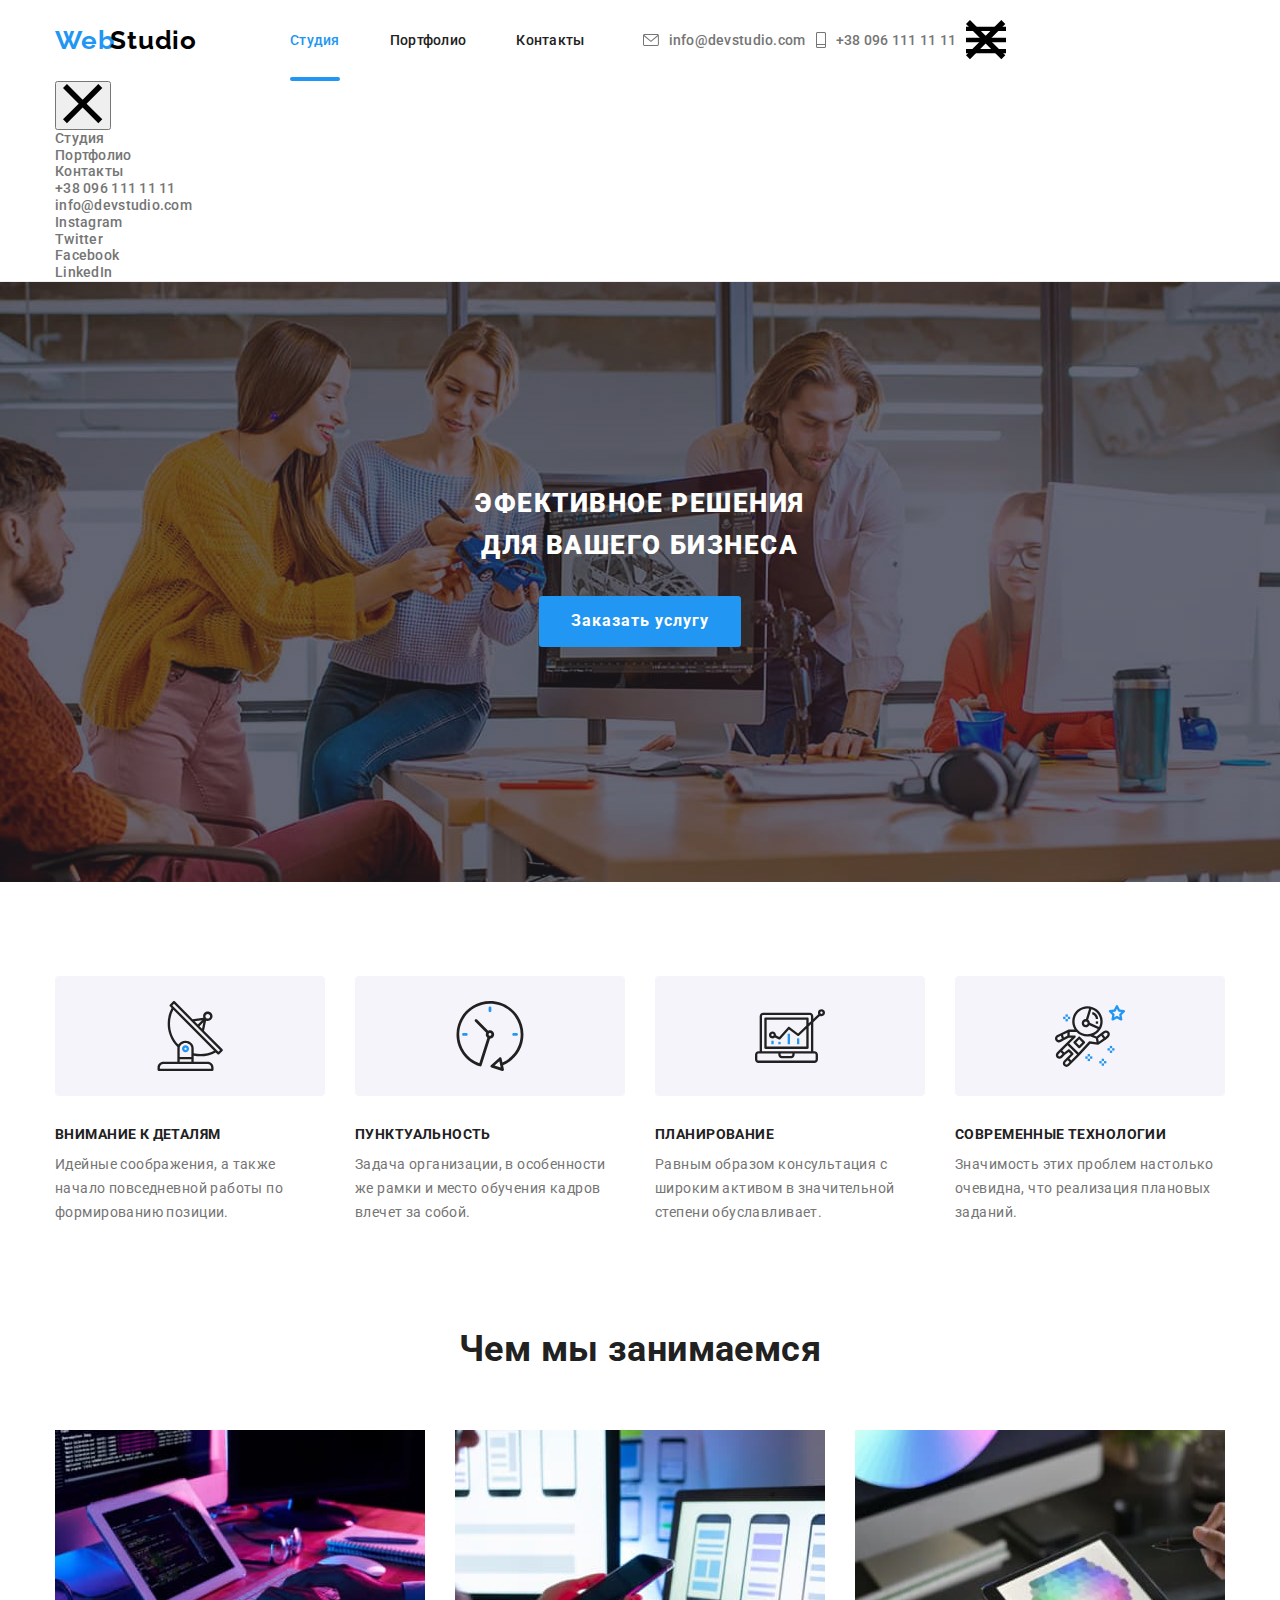
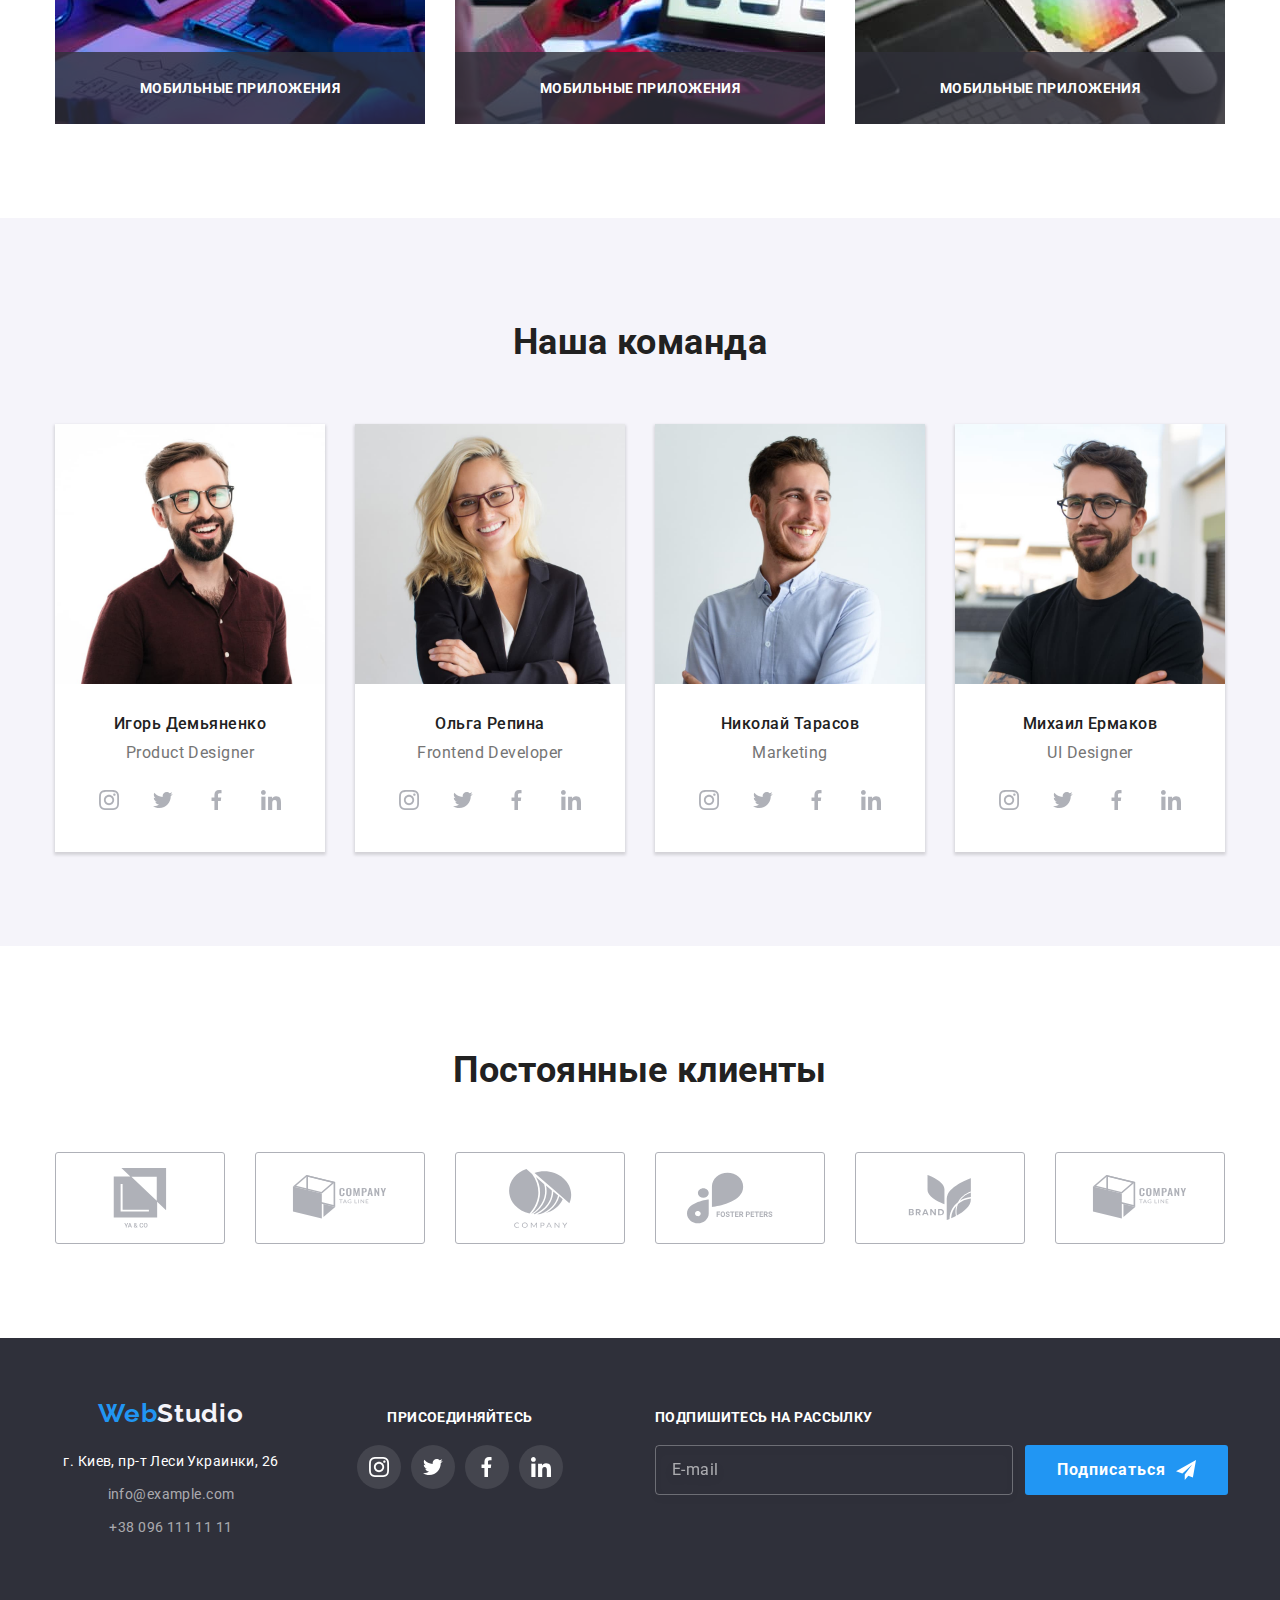
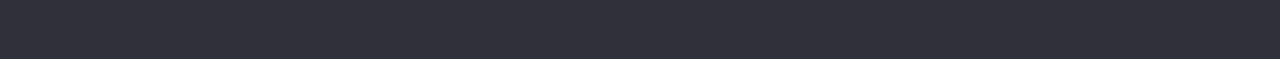
<file: index.html>
<!DOCTYPE html>
<html lang="ru">
<head>
    <meta charset="UTF-8">
    <meta http-equiv="X-UA-Compatible" content="IE=edge">
    <meta name="viewport" content="width=device-width, initial-scale=1.0">
    <title>WebStudio</title>
    <link href="https://fonts.googleapis.com/css2?family=Raleway:wght@700&family=Roboto:wght@400;500;700;900&display=swap"
    rel="stylesheet">
    <!-- <link rel="stylesheet" href="https://cdnjs.cloudflare.com/ajax/libs/modern-normalize/1.1.0/modern-normalize.min.css"> -->
    <!-- <link rel="stylesheet" href="./css/style.css"> -->
    <link rel="stylesheet" href="./css/main.min.css">
</head>
<body>

    <!-- Шапка сайита-->
<header class="header">
 <div class="container headers" mobile-menu>
    
    <nav class="main-nav">

        <a class="logo-link" href="./index.html">
            <span class="logo-accent">Web</span>Studio
            
        </a>
    <ul class="site-nav">
        <li class="site-nav__item"><a id="studio" class="site-nav__link strip" href="">Студия</a></li>
        <li class="site-nav__item"><a class="site-nav__link" href="./portfolio.html">Портфолио</a></li>
        <li class="site-nav__item"><a class="site-nav__link" href="">Контакты</a></li>
    </ul>
    </nav>

    <ul class="contact">
        <li class="contact__list">
    <a class="contact__link" href="mailto:info@devstudio.com">    
        <svg class="contact__icon-massage"   width="16px" height="12px">
            <use href="./images/icons.svg/contact.svg#massage"></use>
        </svg>
        info@devstudio.com
    </a>
    </li>

        <li class="contact__list">
        <a class="contact__link" href="tel:+380961111111">
        <svg class="contact__icon-massage" width="10" height="16px">
            <use href="./images/icons.svg/contact.svg#telefon"></use>
        </svg>
        +38 096 111 11 11
        </a>
        </li>

        <button type="button" class="contact-list__button is-open"   >
            <svg width="40px" height="40px" aria-label="Переключатель мобильного меню">
                <use class="icon-cross" href="./images/icons.svg/telefon-menu.svg#cross"></use>
                <use class="icon-menu" href="./images/icons.svg/telefon-menu.svg#menu"> </use>
            </svg>
        </button>

       </ul>
    </div>


 







    

   
 <div class="menu is-hidden"mobile-menu>
        <div class="container">
            <div class="mobile-menu-top">
                <button type="button" width="40px" height="40px" mobile-menu__button>
                    <svg width="40px" height="40px">
                        <use class="icon-cross" href="./images/icons.svg/telefon-menu.svg#cross">
                        </use>
                    </svg>
                </button> 

                <ul class="mobile-menu__list">
                    <li class="mobile-menu__item"> <a class="mobile-menu__link actual" href="./index.html">Студия</a>
                    </li>
                    <li class="mobile-menu__item"> <a class="mobile-menu__link current"
                            href="./portfolio.html">Портфолио</a>
                    </li>
                    <li class="mobile-menu__item"> <a class="mobile-menu__link" href="">Контакты</a></li>
                </ul>
            </div> 

            <div class="mobile-menu-bottom">
                <ul class="mobile-contact-list">
                    <li class="mobile-contact-list__item">
                        <a class="mobile-contact-list__tel" href="tel:+380961111111">+38 096 111 11 11
                        </a>
                    </li>
                    <li class="mobile-contact-list__item">
                        <a class="mobile-contact-list__mail" href="mailto:info@devstudio.com">info@devstudio.com
                        </a>
                    </li>
                </ul>
                <ul class="mobile-soc-list">
                    <li class="mobile-soc-list__item">
                        <a class="mobile-soc-list__link" href="">
                        Instagram</a>
                    </li>
                    <li class="mobile-soc-list__item">
                        <a class="mobile-soc-list__link" href="">
                        Twitter</a>
                    </li>
                    <li class="mobile-soc-list__item">
                        <a class="mobile-soc-list__link" href="">
                        Facebook</a>
                    </li>
                    <li class="mobile-soc-list__item">
                        <a class="mobile-soc-list__link" href="">
                        LinkedIn</a>
                    </li> 
                </ul>
            </div>


        </div>
    </div> 
</header>

    <main>
<!-- Герой-->
 <section class="hero">
     <div class="container">
        <h1 class="hero__title">
          ЭФЕКТИВНОЕ РЕШЕНИЯ ДЛЯ ВАШЕГО БИЗНЕСА
        </h1>
        <button class="button" type="button" data-modal-open >
            Заказать услугу
        </button>
</div>


 </section>
    <!-- Преимущество компании-->
 <section class="section">
<div class="container">
    <h2 class="section-title visually-hidden">Преимущества</h2>
<ul class="feature-list list">
    <li class="flex-feature">
        <div class="container-feature">
            <svg width="70px" height="70px" >
                <use href="./images/icons.svg/advantage.svg#antena"></use>
            </svg>
        </div>
        <h3 class="feature__title">Внимание к деталям</h3>
        <p class="feature__text">Идейные соображения, а также начало повседневной работы по формированию позиции.</p>

    </li>


    <li class="flex-feature">
        <div class="container-feature">
            <svg width="70px" height="70px">
                <use href="./images/icons.svg/advantage.svg#clock"></use>
            </svg>
        </div>
        <h3 class="feature__title">Пунктуальность</h3>
        <p class="feature__text">Задача организации, в особенности же рамки и место обучения кадров влечет за собой.</p>
    </li>


    <li class="flex-feature">
        <div class="container-feature">
            <svg width="70px" height="70px">
                <use href="./images/icons.svg/advantage.svg#televizor"></use>
            </svg>
        </div>
        <h3 class="feature__title">Планирование</h3>
        <p class="feature__text">Равным образом консультация с широким активом в значительной степени обуславливает.</p>
    </li>

    <li class="flex-feature">
        <div class="container-feature">
            <svg width="70px" height="70px">
                <use href="./images/icons.svg/advantage.svg#astronaut"></use>
            </svg>
        </div>
        <h3 class="feature__title">Современные технологии</h3>
        <p class="feature__text">Значимость этих проблем настолько очевидна, что реализация плановых заданий.</p>
    </li>
</ul>
</div>
 </section>

<!-- Чем занимается компания -->
 <section class="section work">
    <div class="container">
    <h2 class="section-title">Чем мы занимаемся</h2>

    <ul class="work__list list">

   
    <li class="work__item">

    <img src="./images/компьютер.jpg" alt="" width="370" >
    <p class="work__text">Мобильные приложения</p>
    </li>

  

        
        <li class="work__item">
            <img src="./images/телефон.jpg" alt="" width="370">
            <p class="work__text">Мобильные приложения</p>
        </li>
        

        
            <li class="work__item">
                <img src="./images/планшет.jpg" alt="" width="370">

                <p class="work__text">Мобильные приложения</p>
            </li>
     </ul>           
    </div>
    </section>

<!--Команда компании-->
 <section class="section section--team">
    <div class="container">
     <h2 class="section-title">Наша команда</h2>

<ul class="team__list list">
    <li class="team__item">
        <img class="team__img" src="./images/человек1.jpg" alt="парень" width="270">
        <div class="team__staff">
        <h3 class="team__title">Игорь Демьяненко</h3>
        <p class="team__text">Product Designer</p>
                <ul class="socials__team">
                    <li class="socials__item">
                        <a class="socials__links" href="./index.html">
                            <svg class="socials-icon" width="20px" height="20px">
                                <use href="./images/icons.svg/networks.svg#instagram"></use>
                            </svg>
                        </a>
                    </li>
                
                    <li class="socials__item">
                        <a class="socials__links" href="./index.html">
                            <svg class="socials-icon" width="20px" height="20px">
                                <use href="./images/icons.svg/networks.svg#twitter"></use>
                            </svg>
                        </a>
                    </li>
                
                    <li class="socials__item">
                        <a class="socials__links" href="./index.html">
                            <svg class="socials-icon" width="20px" height="20px">
                                <use href="./images/icons.svg/networks.svg#facebook"></use>
                            </svg>
                        </a>
                    </li>
                
                    <li class="socials__item">
                        <a class="socials__links" href="./index.html">
                            <svg class="socials-icon" width="20px" height="20px">
                                <use href="./images/icons.svg/networks.svg#linkedin"></use>
                            </svg>
                        </a>
                    </li>
                </ul>
        </div>
    </li>


    <li class="team__item">
        <img class="team__img" src="./images/девушка.jpg" alt="девушка" width="270">
        <div class="team__staff">
        <h3 class="team__title">Ольга Репина</h3>
        <p class="team__text">Frontend Developer</p>
                <ul class="socials__team">
                    <li class="socials__item">
                        <a class="socials__links" href="./index.html">
                            <svg class="socials-icon" width="20px" height="20px">
                                <use href="./images/icons.svg/networks.svg#instagram"></use>
                            </svg>
                        </a>
                    </li>
                
                    <li class="socials__item">
                        <a class="socials__links" href="./index.html">
                            <svg class="socials-icon" width="20px" height="20px">
                                <use href="./images/icons.svg/networks.svg#twitter"></use>
                            </svg>
                        </a>
                    </li>
                
                    <li class="socials__item">
                        <a class="socials__links" href="./index.html">
                            <svg class="socials-icon" width="20px" height="20px">
                                <use href="./images/icons.svg/networks.svg#facebook"></use>
                            </svg>
                        </a>
                    </li>
                
                    <li class="socials__item">
                        <a class="socials__links" href="./index.html">
                            <svg class="socials-icon" width="20px" height="20px">
                                <use href="./images/icons.svg/networks.svg#linkedin"></use>
                            </svg>
                        </a>
                    </li>
                </ul>
        </div>
    </li>



    <li class="team__item">
        <img class="team__img" src="./images/парень.jpg" alt="парень" width="270">
        <div class="team__staff">
        <h3 class="team__title">Николай Тарасов</h3>
        <p class="team__text">Marketing</p>
                <ul class="socials__team">
                    <li class="socials__item">
                        <a class="socials__links" href="./index.html">
                            <svg class="socials-icon" width="20px" height="20px">
                                <use href="./images/icons.svg/networks.svg#instagram"></use>
                            </svg>
                        </a>
                    </li>
                
                    <li class="socials__item">
                        <a class="socials__links" href="./index.html">
                            <svg class="socials-icon" width="20px" height="20px">
                                <use href="./images/icons.svg/networks.svg#twitter"></use>
                            </svg>
                        </a>
                    </li>
                
                    <li class="socials__item">
                        <a class="socials__links" href="./index.html">
                            <svg class="socials-icon" width="20px" height="20px">
                                <use href="./images/icons.svg/networks.svg#facebook"></use>
                            </svg>
                        </a>
                    </li>
                
                    <li class="socials__item">
                        <a class="socials__links" href="./index.html">
                            <svg class="socials-icon" width="20px" height="20px">
                                <use href="./images/icons.svg/networks.svg#linkedin"></use>
                            </svg>
                        </a>
                    </li>
                </ul>
        </div>
    </li>


    <li class="team__item">
        <img class="team__img" src="./images/пареньвочках.jpg" alt="парень в очках" width="270">
        <div class="team__staff">
        <h3 class="team__title">Михаил Ермаков</h3>
        <p class="team__text">UI Designer</p>
        
        <ul class="socials__team">
            <li class="socials__item">
            <a class="socials__links" href="./index.html">
                <svg class="socials-icon" width="20px" height="20px">
                    <use href="./images/icons.svg/networks.svg#instagram"></use>
                </svg>
            </a>
            </li>

            <li class="socials__item">
                <a class="socials__links" href="./index.html">
                <svg class="socials-icon" width="20px" height="20px">
                    <use href="./images/icons.svg/networks.svg#twitter"></use>
                </svg>
                </a>
            </li>

            <li class="socials__item">
                <a class="socials__links" href="./index.html">
                <svg class="socials-icon" width="20px" height="20px">
                    <use href="./images/icons.svg/networks.svg#facebook"></use>
                </svg>
                </a>
            </li>

            <li class="socials__item">
                <a class="socials__links" href="./index.html">
                <svg class="socials-icon" width="20px" height="20px">
                    <use href="./images/icons.svg/networks.svg#linkedin"></use>
                </svg>
                </a>
            </li>
            </ul>
            </div>
    </li>
</ul>
</div>
 </section>



 <section class="section client">
    <div class="container">

    <h2 class="section-title">Постоянные клиенты</h2>

    <ul class="client">
        <li class="client__item">
            <a class="client__links" href="./index.html">
                <svg class="button-icon" width="106px" height="60px">
                    <use class="logo-company" href="./images/icons.svg/brands.svg#icon-ya-go"></use>
                </svg>
            </a>
        </li>

        
        <li class="client__item" >
            <a class="client__links" href="./index.html">
                <svg class="button-icon" width="106px" height="60px">
                    <use class="logo-company" href="./images/icons.svg/brands.svg#icon-company-tag-l"></use>
                </svg>
            </a>
            
        </li>
        <li class="client__item" >
            <a class="client__links"  href="./index.html">
          <svg class="button-icon" width="106px" height="60px" >
                 <use class="logo-company" href="./images/icons.svg/brands.svg#icon-company"></use>
          </svg>
            </a>
        </li>

        <li  class="client__item" >
        <a class="client__links" href="./index.html">
        <svg class="button-icon" width="106px" height="60px" >
            <use class="logo-company" href="./images/icons.svg/brands.svg#icon-foster-peters"></use>
        </svg>
        </a>
        </li>
        <li class="client__item" >
            <a class="client__links" href="./index.html">
            <svg class="button-icon" width="106px" height="60px" >
                <use class="logo-company" href="./images/icons.svg/brands.svg#icon-brand"></use>
            </svg>
            </a>
        </li>
        <li class="client__item">
            <a class="client__links" href="./index.html">
            <svg class="button-icon" width="106px" height="60px" >
                <use class="logo-company" href="./images/icons.svg/brands.svg#icon-company-tag-l"></use>
            </svg>
            </a>
        </li>
    </ul>
</div>
 </section>

    </main>

 <!-- Футер -->
    <footer class="footer">
    <div class="container container-footer">
        
        <div class="footer-address">
        <a href="./index.html">
            <span class="logo-accent">Web</span>
            <span class="logo-white">Studio</span>
        </a>
    <address class="address">
        <ul class="adress-list">
          <li class="adress__item"><a class="adress" href="" target="_blank" rel="noopener noreferrer">г. Киев, пр-т
              Леси Украинки, 26</a> </li>
          <li class="adress__item"><a class="info" href="mailto:info@devstudio.com">info@example.com</a> </li>
          <li class="adress__item"><a class="info" href="tel:+380961111111">+38 096 111 11 11</a> </li>
        </ul>
    </address>
        </div>

        <div class="socials-footer">
            <h2 class="footer-title">Присоединяйтесь</h2>
        <ul class="socials-footer__list">
            
        <li class="socials-footer__item">
            <a class="socials-footer__link" href="">
        <svg class="icon-footer" width="20px" height="20px">
            <use href="./images/icons.svg/networks.svg#instagram"> </use>
        </svg>
            </a>
        </li>


        <li class="socials-footer__item">
            <a class="socials-footer__link" href="">
        <svg class="icon-footer" width="20px" height="20px" >
            <use href="./images/icons.svg/networks.svg#twitter">  </use>
        </svg>
            </a>
        </li>
        
        <li class="socials-footer__item">
            <a class="socials-footer__link" href="">
            <svg class="icon-footer" width="20px" height="20px" >
                <use href="./images/icons.svg/networks.svg#facebook"> </use>
            </svg>
            </a>
        </li>

        <li class="socials-footer__item">
            <a class="socials-footer__link" href="">
            <svg class="icon-footer" width="20px" height="20px" >
                <use href="./images/icons.svg/networks.svg#linkedin"></use>
            </svg>
            </a>

        </li>
        </ul>
    </div>


    <div class="sign">
        <h2 class="footer-title">Подпишитесь на рассылку</h2>
    <form class="form-footer">

        

        
        <label class="footer-label">
            <input type="text" class="footer-input" name="email" placeholder="E-mail">
        </label>

            
            <button class="button" type="submit">
            <span class="footer-span">Подписаться</span>
            <svg class="footer-icon" width="20px" height="20px">
                <use href="./images/icons.svg/modal-icon.svg#footer-email"></use>
            </svg>

            </button>
            
    </form>
    </div>
</div>
     </footer>
     

     

     
    <div class="backdrop is-hidden" data-modal>

        <div class="modal">
            
            <button class="button-close" data-modal-close>
                <svg class="icon-close" width="11px" height="11px">
                    <use href="./images/icons.svg/symbol-defs.svg#closer-icon"></use>
                </svg>
                
            </button>

            <form class="form-modal" autocomplete="off">
            
            <p class="title-modal" >Оставьте свои данные, мы вам перезвоним</p>

            
            <label class="form-field">
                <input type="text" class="form-input" name="name" placeholder=" " required>
                <span class="form-label">Имя</span>
            <svg class="icon-modal" width="12px" height="12px">
                <use href="./images/icons.svg/modal-icon.svg#modal-profil"></use>
            </svg>
            </label>
            
            
          
            <label class="form-field">
            <input type="tel" class="form-input" name="tel"  placeholder=" " required />
            <span class="form-label">Телефон</span>
            <svg class="icon-modal" width="13px" height="13px">
                <use href="./images/icons.svg/modal-icon.svg#modal-tel"></use>
            </svg>
            </label>
            
                    
            <label class="form-field">
            <input type="email" class="form-input" name="email" placeholder=" " required >
            <span class="form-label">Почта</span>
            <svg class="icon-modal" width="15px" height="12px">
                <use href="./images/icons.svg/modal-icon.svg#modal-massager"></use>
            </svg>
            </label>

            <span class="title-comment">Коментарий</span>
            
            <div class="form-comment">
            
            <textarea name="opic" id="opic"  rows="10" placeholder="Введите текст" required ></textarea>
            </div>

            <label class="field-checkbox">
                <input class="chekbox" type="checkbox" name="ok" id="ok" required>
                <span class="icon-chekbox"></span>
                <span class="span-modal">Соглашаюсь с рассылкой и принимаю</span>
                <a class="links-checkbox" href="">Условия договора</a>
                <!-- Соглашаюсь с рассылкой и принимаю    -->
            </label>
            
        
            <button class="button" type="submit">Отправить</button>
            
    
        </form>

        </div>


    </div>
    
    <script src="./js/modal.js"></script>
    <script src="./js/menu.js"></script>

</body>
</html>
</file>
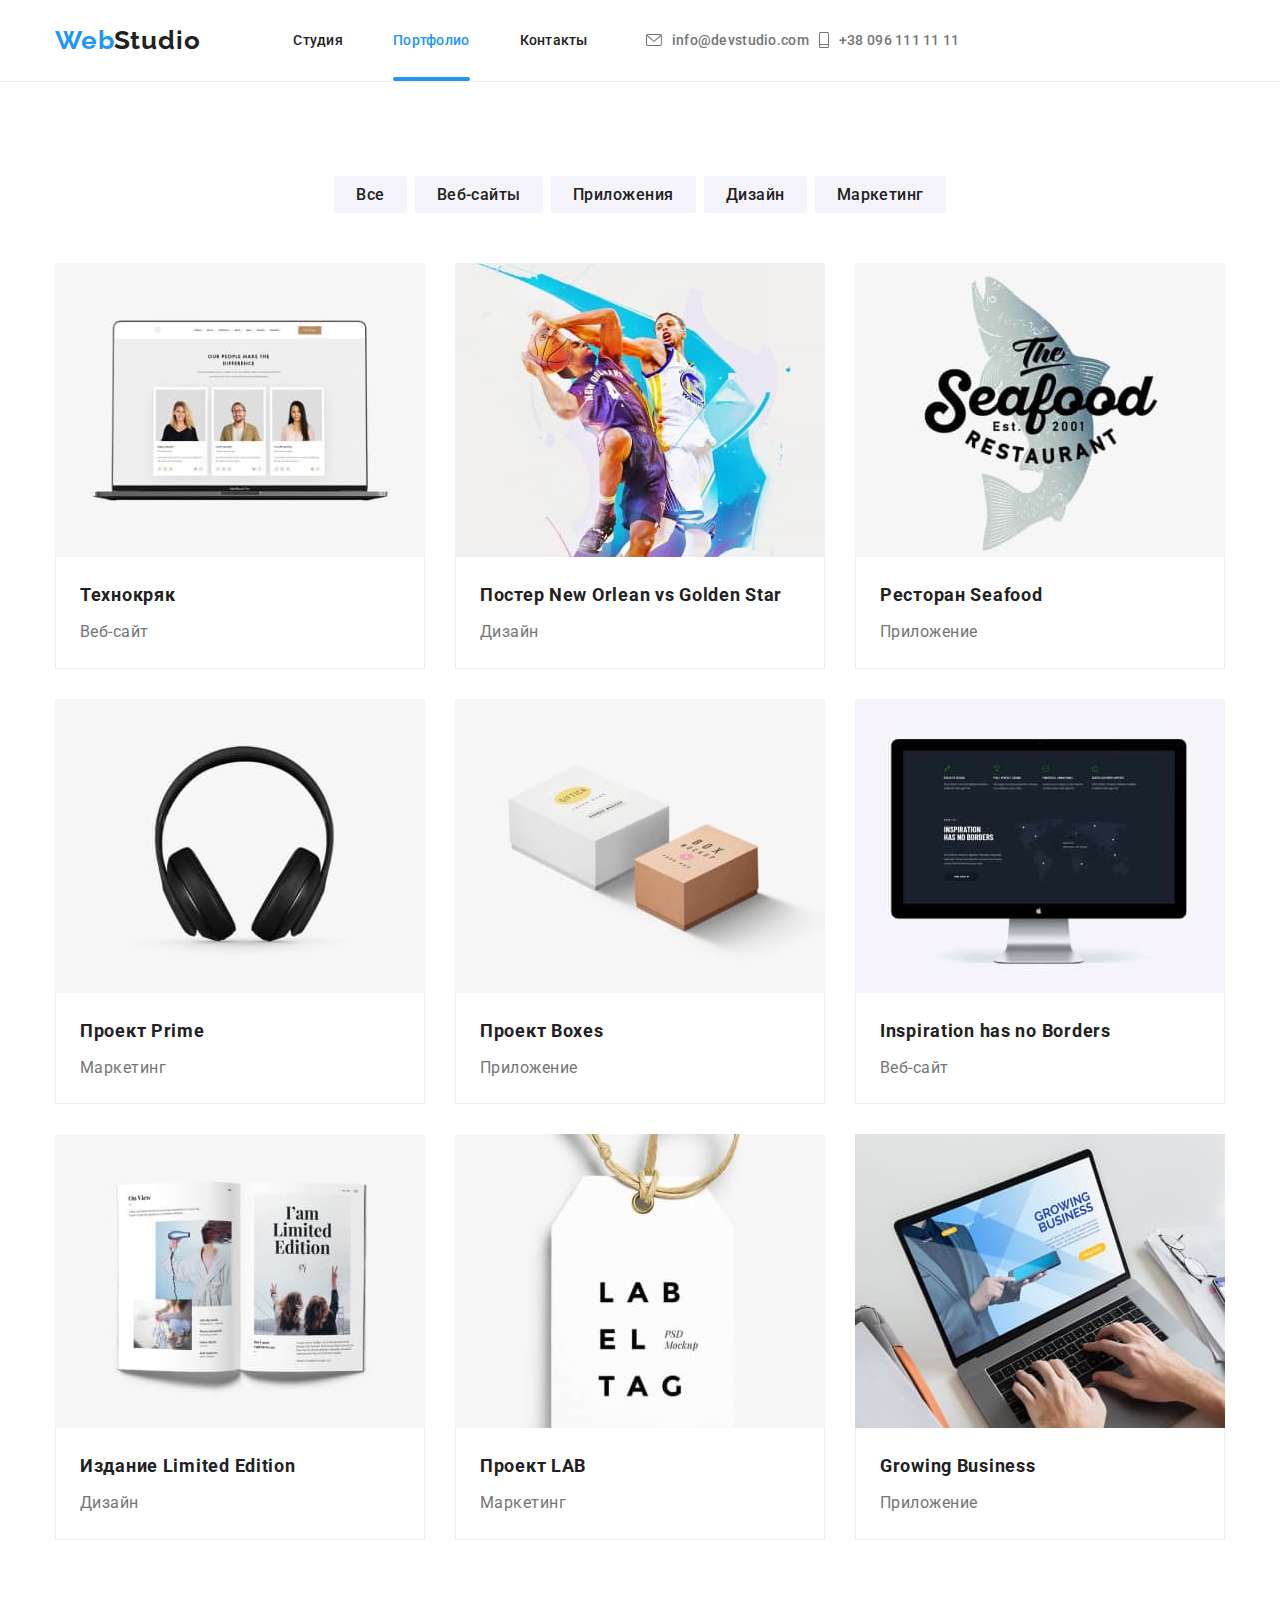
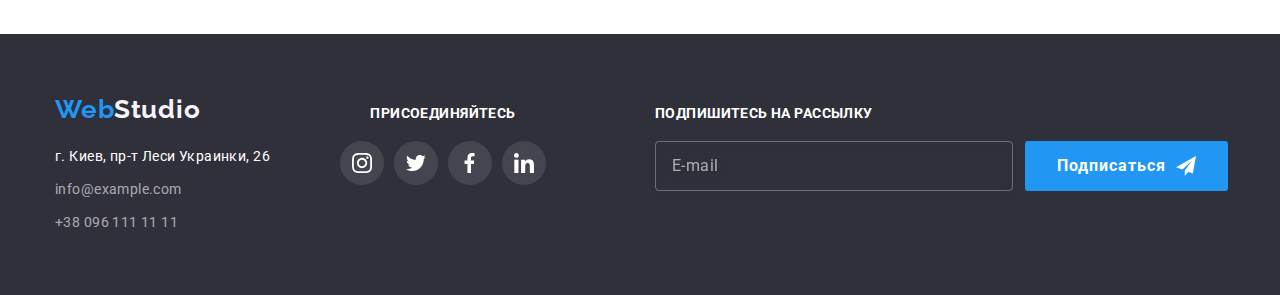
<file: portfolio.html>
<!DOCTYPE html>
<html lang="ru">
<head>
    <meta charset="UTF-8">
    <meta http-equiv="X-UA-Compatible" content="IE=edge">
    <meta name="viewport" content="width=device-width, initial-scale=1.0">
    <title>portfolio</title>
    <link href="https://fonts.googleapis.com/css2?family=Raleway:wght@700&family=Roboto:wght@400;500;700;900&display=swap"
        rel="stylesheet">
    <!-- <link rel="stylesheet" href="https://cdnjs.cloudflare.com/ajax/libs/modern-normalize/1.1.0/modern-normalize.min.css"> -->
    <!-- <link rel="stylesheet" href="./css/style.css"> -->
    <link rel="stylesheet" href="./css/main.min.css">
</head>
<body>

    <!-- Шапка сайта-->
<header class="header">
    <div class="container headers">
    <nav class="main-nav">

        <a href="./index.html"> 
            <span class="logo-accent" >Web</span>
            <span class="logo-black" >Studio</span>
        </a>

        <ul class="site-nav">
            <li class="site-nav__item"><a class="site-nav__link" href="./index.html">Студия</a></li>
            <li class="site-nav__item"><a id="portfolio" class="site-nav__link strip" href="./portfolio.html">Портфолио</a></li>
            <li class="site-nav__item"><a class="site-nav__link" href="">Контакты</a></li>
        </ul>
    </nav>
    <ul class="contact ">
        <li class="contact__list">
            <a class="contact__link" href="mailto:info@devstudio.com">
                <svg class="contact__icon-massage" width="16px" height="12px">
                    <use class="icon-contact " href="./images/icons.svg/contact.svg#massage"></use>
                </svg>
                info@devstudio.com
            </a>
        </li>
    
        <li class="contact__list">
            <a class="contact__link" href="tel:+380961111111">
                <svg class="contact__icon-massage" width="10" height="16px">
                    <use class="icon-contact" href="./images/icons.svg/contact.svg#telefon"></use>
                </svg>
                +38 096 111 11 11
            </a>
        </li>
    </ul>
</div>
</header>
    <main>
        <!-- Фильтр-->
    <section class="section">
        <div class="container">
        <h1 class="section-title visually-hidden">Фильтр</h1>
    <ul class="filter">
        <li class="filter__item"><button class="filter__button" type="button">Все</button></li>
        <li class="filter__item"><button class="filter__button" type="button">Веб-сайты</button></li>
        <li class="filter__item"><button class="filter__button" type="button">Приложения</button></li>
        <li class="filter__item"><button class="filter__button" type="button">Дизайн</button></li>
        <li class="filter__item"><button class="filter__button" type="button">Маркетинг</button></li>
    </ul>

            <ul class="project-list">
                <li class="project-list__item">
                    <a class="project-list__link" href="./index.html">
                        <div class="project-list__description">
                        <img class="project-icon" src="./images/images-portfiloi/1.jpg" alt="Ноутбук с загруженным веб-сайтом" width="370" height="294">
                        <p class="project-list__paragraph">Ресурс предлагает комплексные предложения с разным уровнем функционала и сервисов. Все это позволит
                            посетителю получить
                            исчерпывающие сведения о компании или частном лице.</p>
                        </div>

                        <div class="project-list__text-box">
                            <h2 class="project-list__title">Технокряк</h2>
                            <p class="project-list__text">Веб-сайт</p>
                        </div>
                    </a>
                </li>
            
                <li class="project-list__item">
                    <a class="project-list__link" href="./index.html">
                        <div class="project-list__description">
                        <img class="project-icon" src="./images/images-portfiloi/2.jpg" alt="2 баскетбольных игрока" width="370" height="294">
                        <p class="project-list__paragraph">Ресурс предлагает комплексные предложения с разным уровнем функционала и сервисов. Все это позволит
                         посетителю получить
                        исчерпывающие сведения о компании или частном лице.</p>
                        </div>

                        <div class="project-list__text-box">
                            <h2 class="project-list__title">Постер New Orlean vs Golden Star</h2>
                            <p class="project-list__text">Дизайн</p>
                        </div>
                    </a>
                </li>
            
                <li class="project-list__item">
                    <a class="project-list__link" href="./index.html">
                        <div class="project-list__description">
                        <img class="project-icon" src="./images/images-portfiloi/3.jpg" alt="Рыба с названием" width="370" height="294">
                            <p class="project-list__paragraph">Ресурс предлагает комплексные предложения с разным уровнем функционала и сервисов. Все это
                                позволит
                                посетителю получить
                                исчерпывающие сведения о компании или частном лице.</p>
                        </div>
                        
                        
                        <div class="project-list__text-box">
                            <h2 class="project-list__title">Ресторан Seafood</h2>
                            <p class="project-list__text">Приложение</p>
                        </div>
                    </a>
                </li>
            
                <li class="project-list__item">
                    <a class="project-list__link" href="./index.html">
                        <div class="project-list__description">
                            <img class="project-icon" src="./images/images-portfiloi/4.jpg" alt="Наушники" width="370" height="294">
                            <p class="project-list__paragraph">Ресурс предлагает комплексные предложения с разным уровнем функционала и сервисов. Все это
                                позволит
                                посетителю получить
                                исчерпывающие сведения о компании или частном лице.</p>
                        </div>
                        
                        <div class="project-list__text-box">
                            <h2 class="project-list__title">Проект Prime</h2>
                            <p class="project-list__text">Маркетинг</p>
                        </div>
                    </a>
                </li>
            
                <li class="project-list__item">
                    <a class="project-list__link" href="./index.html">
                        <div class="project-list__description">
                            <img class="project-icon" src="./images/images-portfiloi/5.jpg" alt="Белая и коричневая коробки" width="370" height="294">
                            <p class="project-list__paragraph">Ресурс предлагает комплексные предложения с разным уровнем функционала и сервисов. Все это
                                позволит
                                посетителю получить
                                исчерпывающие сведения о компании или частном лице.</p>
                        </div>
                        
                        <div class="project-list__text-box">
                            <h2 class="project-list__title">Проект Boxes</h2>
                            <p class="project-list__text">Приложение</p>
                        </div>
                    </a>
                </li>
            
                <li class="project-list__item">
                    <a class="project-list__link" href="./index.html">
                        <div class="project-list__description">
                            <img class="project-icon" src="./images/images-portfiloi/6.jpg" alt="Компютер Mac с загруженой веб-страницей" width="370" height="294">
                            <p class="project-list__paragraph" >Ресурс предлагает комплексные предложения с разным уровнем функционала и сервисов. Все это
                                позволит
                                посетителю получить
                                исчерпывающие сведения о компании или частном лице.</p>
                        </div>
                        
                            
                        <div class="project-list__text-box">
                            <h2 class="project-list__title">Inspiration has no Borders</h2>
                            <p class="project-list__text">Веб-сайт</p>
                        </div>
                    </a>
                </li>
            
                <li class="project-list__item">
                    <a class="project-list__link" href="./index.html">
                        <div class="project-list__description">
                            <img class="project-icon" src="./images/images-portfiloi/7.jpg" alt="Журнал" width="370" height="294">
                            <p class="project-list__paragraph">Ресурс предлагает комплексные предложения с разным уровнем функционала и сервисов. Все это
                                позволит
                                посетителю получить
                                исчерпывающие сведения о компании или частном лице.</p>
                        </div>
                        
                        <div class="project-list__text-box">
                            <h2 class="project-list__title">Издание Limited Edition</h2>
                            <p class="project-list__text">Дизайн</p>
                        </div>
                    </a>
                </li>
            
                <li class="project-list__item">
                    <a class="project-list__link"  href="./index.html">
                        <div class="project-list__description">
                        <img class="project-icon" src="./images/images-portfiloi/8.jpg" alt="Визитка" width="370" height="294">
                            <p class="project-list__paragraph">Ресурс предлагает комплексные предложения с разным уровнем функционала и сервисов. Все это
                                позволит
                                посетителю получить
                                исчерпывающие сведения о компании или частном лице.</p>
                        </div>

                        <div class="project-list__text-box">
                            <h2 class="project-list__title">Проект LAB</h2>
                            <p class="project-list__text">Маркетинг</p>
                        </div>
                    </a>
            
                </li>
                <li class="project-list__item">
                    <a class="project-list__link" href="./index.html">
                        <div class="project-list__description">
                            <img class="project-icon" src="./images/images-portfiloi/9.jpg" alt="Человек за ноутбуком" width="370" height="294">
                            <p class="project-list__paragraph">Ресурс предлагает комплексные предложения с разным уровнем функционала и сервисов. Все это
                                позволит
                                посетителю получить
                                исчерпывающие сведения о компании или частном лице.</p>
                        </div>
                        <div class="project-list__text-box">
                            <h2 class="project-list__title">Growing Business</h2>
                            <p class="project-list__text">Приложение</p>
                        </div>
                    </a>
                </li>
            </ul>
        </div>
    </section>
        <!--Список-->

   </main>

   <!-- Футер-->
    <footer class="footer">
    <div class="container container-footer">
        
        <div>
        <a href="./index.html">
            <span class="logo-accent">Web</span>
            <span class="logo-white">Studio</span>
        </a>
    <address class="address">
        <ul class="adress-list">
          <li class="adress__item"><a class="adress" href="" target="_blank" rel="noopener noreferrer">г. Киев, пр-т
              Леси Украинки, 26</a> </li>
          <li class="adress__item"><a class="info" href="mailto:info@devstudio.com">info@example.com</a> </li>
          <li class="adress__item"><a class="info" href="tel:+380961111111">+38 096 111 11 11</a> </li>
        </ul>
    </address>
        </div>

        <div class="socials-footer">
            <h2 class="footer-title">Присоединяйтесь</h2>
        <ul class="socials-footer__list">
            
        <li class="socials-footer__item">
            <a class="socials-footer__link" href="">
        <svg class="icon-footer" width="20px" height="20px">
            <use href="./images/icons.svg/networks.svg#instagram"> </use>
        </svg>
            </a>
        </li>


        <li class="socials-footer__item">
            <a class="socials-footer__link" href="">
        <svg class="icon-footer" width="20px" height="20px" >
            <use href="./images/icons.svg/networks.svg#twitter">  </use>
        </svg>
            </a>
        </li>
        
        <li class="socials-footer__item">
            <a class="socials-footer__link" href="">
            <svg class="icon-footer" width="20px" height="20px" >
                <use href="./images/icons.svg/networks.svg#facebook"> </use>
            </svg>
            </a>
        </li>

        <li class="socials-footer__item">
            <a class="socials-footer__link" href="">
            <svg class="icon-footer" width="20px" height="20px" >
                <use href="./images/icons.svg/networks.svg#linkedin"></use>
            </svg>
            </a>

        </li>
        </ul>
    </div>


    <div class="sign">
        <h2 class="footer-title">Подпишитесь на рассылку</h2>
    <form class="form-footer">

        

        
        <label class="footer-label">
            <input type="text" class="footer-input" name="email" placeholder="E-mail">
        </label>

            
            <button class="button" type="submit">
            <span class="footer-span">Подписаться</span>
            <svg class="footer-icon" width="20px" height="20px">
                <use href="./images/icons.svg/modal-icon.svg#footer-email"></use>
            </svg>

            </button>
            
    </form>
    </div>
</div>
     </footer>
</body>
</html>
</file>
<file: css/style.css>
/* Основной цвет текста  color: #212121;      --title-text-color:#212121; */
/* вторичный текст контакты,абзац  color: #757575; --primari-text-color: #757575; */
/* цвет фона background: #FFFFFF;        --primari-white-color:#FFFFFF;*/
/* контакты в футере    --contact-footer: rgba(255, 255, 255, 0.6); */
/* цвет кнопок background: --accent-color: #2196F3;*/
/* цвет героя и футера     --hero-bgrcolor: #2F303A; */
/* фон кнопки в фильтре --button-filter: #F5F4FA; */
/* Кнопка героя ховер  --hover-button: #188ce8; */
/* border-box --border-box: #EEEEEE; */


:root {
--title-text-color: #212121;
--primari-text-color: #757575;
--primari-white-color:#FFFFFF;
--contact-footer: rgba(255, 255, 255, 0.6);
--accent-color: #2196F3;
--hero-bgrcolor: #2F303A;
--button-filter: #F5F4FA;
--hover-button: #188ce8;
--border-box: #EEEEEE;
--var--bg-icon: #afb1b8;
--timing-function: cubic-bezier(0.4, 0, 0.2, 1);
}


body {
background-color: var(--primari-white-color);
color: var(--primari-text-color);
font-family: Roboto, sans-serif;

font-size: 14px;
line-height: 1.71;
letter-spacing: 0.03em;
}


ul {
    list-style: none;
}


/* утилиты */

.container {
    width: 1200px;
    /* outline: 2px solid; */
    padding-left: 15px;
    padding-right: 15px;
    margin-left: auto;
    margin-right: auto;
}

.list {
    margin: 0;
    padding: 0;
    list-style: none;
}

/* Main-nav */
.main-nav {
    display: flex;
    align-items: center;
    justify-content: space-evenly;
}



/* header */

.header {
    border-bottom: 1px solid var(--border-box);
    font-weight: 500;
    font-size: 14px;
    line-height: 1.2;
    letter-spacing: 0.02em;
}

.container.headers {
        display: flex;

        position: relative;
        /* position: fixed;
        width: 100%;
        z-index: 2;
        top: 0;
        left: auto;
        right: auto;
        min-height: 80px;
        background-color: white; */
        align-items: center;
    
}





.logo-accent,
.logo-black,
.logo-white {
    font-family: Raleway, sans-serif;
    font-weight: 700;
    font-size: 26px;
    line-height: 1.2;
    letter-spacing: 0.03em;
}

.logo-link:focus{
    fill: red;
}

.logo-accent {
    color: var(--accent-color);
    margin-right: -4px;
}
.logo-black {
    color: var(--title-text-color);
}

.logo-white {
    color: var(--button-filter);
}

/* site nav  */

.site-nav {
margin-bottom: 0;
margin-top: 0;
padding-left: 0;
display: flex;
margin-left: 93px;

}

/* .site-nav .item {
    background-color: tomato;
    
} */

.site-nav__item:not(:last-child) {
    margin-right: 50px;
    

}


.site-nav__link {
    font-family: 'Roboto';
        font-style: normal;



    position: relative;
    color: var(--title-text-color);
    display: block;
    padding-top: 32px;
    padding-bottom: 32px;
    font-weight: 500;
    font-size: 14px;
    line-height: 1.2;
    letter-spacing: 0.02em;
    transition: color 250ms var(--timing-function);
    
}




.site-nav__link:hover,
.site-nav__link:focus {
    color: var(--accent-color);
}


.strip::after {
    display: block;
    position: absolute;
    content: '';
    bottom: 0;
    width: 100%;
    height: 4px;
    background-color: var(--accent-color);
    border-radius: 2px;
transform: scaleX(t 1);
    transition: 250ms var(--timing-function);
}

.strip:hover::after {
transform: scaleX(1)
}


#studio {
    color: var(--accent-color);
}

#portfolio {
    color: var(--accent-color);
}


/* Contact */


.contact {
    display: inline-flex;
    align-items: center;
    margin-bottom: 0;
    margin-top: 0;
    padding-left: 0;
    margin-left: auto;
    
}





.contact .item {
    padding: 32px 0px;
    margin: 0;

}

li.item.items {

    display: inline-flex;
    align-items: center;
}

.contact .contact__list + .contact__list {
    margin-left: 30px;
}


a.contact__link:hover,
.contact__link:focus {
    color: #188ce8;
    fill: #188ce8;
    
}


/* .contact-link:hover {
    color: var(--accent-color);
} */

.contact__link{
    display: flex;
    align-items: center;
    font-family: 'Roboto';
    fill: currentColor;
    padding-top: 32px;
    padding-bottom: 32px;

        transition: color 250ms var(--timing-function), 
        fill 250ms var(--timing-function) ;
    
}


.contact__icon-massage {
    margin-right: 10px;
    /* fill: currentColor; */
}


/* .items::before {
    display: inline-block;
    content: '';
    margin-right: 10px;
    width: 20px;
    height: 20px;
    background-size: contain;
    background-repeat:no-repeat;
    background-position: center;
}

li.item.items::before {
    fiil: red;
} */


/* .items:nth-child(1)::before {
    background-image: url(../images/icons.svg/massage.svg);
    width: 16px;
    height: 12px;
    
}



.items:nth-child(2)::before {
    background-image: url(../images/icons.svg/telefon.svg);
    width: 10px;
    height: 16px;
} */



/* .flex-feature::before {
    display: block;
    content: '';
    height: 120px;
    margin-bottom: 30px;
    background-size: 65.32px, contain;
    background-repeat: no-repeat;
    background-position: center;
    background-color: #F5F4FA;
} */







a {
    text-decoration: none;
    color: currentColor;
}

h1,
h2,
h3,
p {
    margin: 0;
}


/* Герой index */

.hero {
text-align: center;
padding-top: 200px;
padding-bottom: 200px;
margin-left: auto;
margin-right: auto;
background: #C4C4C4;
background-image: linear-gradient(to right,
rgba(47, 48, 58, 0.4),
rgba(47, 48, 58, 0.4)
), url(../images/icons.svg/heroo.jpg);
background-repeat: no-repeat;
background-position: center;
background-size: cover;
max-width: 1600px;
height: 600px;

}



.hero__title {
    color: var(--primari-white-color);
    font-weight: 900;
    font-size: 44px;
    line-height: 1.4;
    letter-spacing: 0.06em;
    text-align: center;
    text-transform: uppercase;
    width: 696px;
    margin-left: auto;
    margin-right: auto;
    margin-bottom: 30px;
}

/* Кнопки */

.filter .filter__item + .filter__item {
    margin-left: 8px;
}


.filter {
    display:flex;
    margin: 0;
    padding-left: 0;
    justify-content: center;
    margin-bottom: 50px;
    
}




.button {
    min-width: 200px;
    
    padding: 10px 32px;
    background-color: var(--accent-color);
    color: var(--primari-white-color);
    display: flex;
    margin-left: auto;
    margin-right: auto;
    font-weight: 700;
    font-size: 16px;
    line-height: 1.9;
    align-items: center;
    justify-content: center;
    text-align: center;
    letter-spacing: 0.06em;
    cursor: pointer;
    border: none;
    border-radius: 3px;
    transition: box-shadow 250ms var(--timing-function), background-color 250ms var(--timing-function);
}

.button:hover,
.button:focus {
    outline: none;
    box-shadow: 0px 4px 4px rgba(0, 0, 0, 0.15);
    background-color: var(--hover-button);
}

/* Modal window */

.backdrop {

    position: fixed;
    top: 0;
    left: 0;
    width: 100%;
    height: 100%;

    background: rgba(0, 0, 0, 0.2);
    opacity: 1;
    transition: opacity 250ms var(--timing-function);
}

.backdrop.is-hidden {
    
    opacity: 0;
    pointer-events: none;
}

.backdrop.is-hidden .modal {
    transform: translate(-50%, -50%) scale(1.1);
}

.modal {
    
    position: absolute;
    top: 50%;
    left: 50%;
    transform: translate(-50%, -50%) scale(1);
    transition: transform 250ms var(--timing-function),
        scale 250ms var(--timing-function);
    border-radius: 4px;
    width: 528px;
    height: 581px;
    padding: 40px;
    background-color: #fff;
    
}


.button-close {
    display: flex;
    position: absolute;
    top: 8px;
    right: 8px;
    width: 30px;
    height: 30px;

    fill: black;
    border: none;
    cursor: pointer;
    border: 1px solid black;
    border-radius: 50px;
    outline: none;
    background-color: white;
    transition: fill 250ms var(--timing-function), border-color 250ms var(--timing-function) ;
}

.button-close:hover,
.button-close:focus {
    fill: #2196F3;
    border-color: #2196F3;
    
}


.button-close svg {
    position: absolute;
    top: 50%;
    left: 30%;

    transform: translateY(-50%);

}

.icon-close {
    display: flex;
    align-items: center;
    justify-content: center;
}





.form-modal {
    display: block;

height: 100%;
/* outline: 1px solid tomato; */
margin-left: auto;
margin-right: auto;


}

.title-modal {
font-family: 'Roboto';
text-align: center;
font-weight: 700;
font-size: 20px;
line-height: 1.15;
letter-spacing: 0.03em;
margin-bottom: 30px;
color: var(--title-text-color); 
}



.form-field{
    position: relative;
    display: flex;
    flex-direction: column;
    /* outline: 1px solid teal; */
    margin-bottom: 20px;
}

.form-field:nth-child(4) {
    margin-bottom: 10px;
}





/* .form-field:nth-child(-n + 3) {
    margin-bottom: 15px;
} */

.form-comment {
    position: relative;
    display: block;
    flex-direction: column;
    
    margin-bottom: 20px;
    margin-top: 4px;
    width: 448px;
    height: 120px;
}



.icon-modal {
    display: inline-block;
    position: absolute;
    top: 50%;
    left: 15px;
    fill: var(--title-text-color);
    transform: translateY(-50%);
    transition: fill 250ms var(--timing-function);
}

.form-field:hover .icon-modal {
fill: #2196F3;
}


/* MODAL 2 */

/* .form-field:focus-within > .icon-modal{
    
 fill: blue;
}

.form-field:focus-within > .form-label {
transform: translateY(-33px);
}

.form-input:not(:placeholder-shown) + .form-label {
transform: translateY(-50px);
} 
 */




/* Modal 1 Хороший ВАРИАНТ! */ 
.form-input:focus~.icon-modal,
.form-input:hover~.icon-modal {
    fill: var(--accent-color);
}


.form-input:focus + .form-label, .form-input:not(:placeholder-shown) + .form-label {
    transform: translateY(-40px);
}

.form-input:placeholder-shown {
    background-color: white;
}


/* MODAL 3 в процессе без ID и bez LABEL */
/* 
.form-field:focus-within > .icon-modal {
    fill: rgb(14, 161, 230);
}


.form-field:focus-within > .form-label {
    transform: translateY(-210%);
}


.form-input:not(:placeholder-shown) + .form-label {
transform: translateY(-35px);
} */

.chekbox {
/*     
    appearance: none;
    -webkit-appearance: none; */
    position: absolute;
    width: 1px;
    height: 1px;
    margin: -1px;
    border: 0;
    padding: 0;
    clip: rect(0 0 0 0);
    overflow: hidden;
}

.field-checkbox {
    display: flex;
    align-items: center;
    justify-content: center;
    margin-bottom: 30px;
    
}

/* .field-checkbox:hover,
.field-checkbox:focus {
    border-color: #2196F3;
} */

.icon-chekbox {
    display: inline-block;
    cursor: pointer;
    width: 15px;
    height: 15px;
    border: 2px solid #2a2a2a;
    border-radius: 4px;
    margin-right: 8px;
}

.icon-chekbox:focus,
.icon-chekbox:hover {
    border-color: #2196F3;
}

.links-checkbox {

    font-size: 14px;
    line-height: 1.71;

    letter-spacing: 0.03em;
    color: #2196F3;
    margin-left: 3px;
    text-decoration: underline;
}

.span-modal{
font-size: 14px;
line-height: 1.71;
color: #757575;;
letter-spacing: 0.03em;
}




.chekbox:checked + .icon-chekbox {
    border-color: #2196F3;
    background-color: #2196F3;
    background-image: url(../images/icons.svg/icon-check.svg);
    background-size: contain;
    background-origin: border-box;
    
}





/* MODAL */

.form-label {
    position: absolute;
    top: 54%;
    left: 42px;
    
    transform: translateY(-50%);
    transition: transform 250ms var(--timing-function);
}

.form-field input {
    width: 448px;
    height: 40px;
    margin: 0;
    cursor: pointer;
    padding-left: 42px;
    border-radius: 4px;
    border: 1px solid rgba(33, 33, 33, 0.2);
    transition: border-color 250ms var(--timing-function);
    outline: none;
}

.form-field input:hover,
.form-field input:focus {
    border-color: #2196F3;
}

.form-field input[type="checkbox"] {
    width: 16px;
    height: 15px;
}


/* .form-field:focus-within>.form-input {
   color: rgb(14, 161, 230);
} */

textarea {
    width: 448px;
    height: 120px;
    padding-left: 16px;
    padding-right: 16px;
    padding-bottom: 12px ;
    padding-top: 12px ;
    cursor: pointer;
    border: 1px solid rgba(33, 33, 33, 0.2);
    border-radius: 4px;
    transition: border-color 250ms var(--timing-function);
    outline: none;
    resize: none;
}

.title-comment {
    margin-bottom: 4px;
    margin-top: 10px;
}

.form-comment textarea:hover,
.form-comment textarea:focus {
    border-color: #2196F3;
}








.form-field input::placeholder {
    color: #C4C4C4;
}

.form-field textarea::placeholder {
    color: #C4C4C4;
}




.form-field label {
    margin-bottom: 4px;

font-weight: 400;
font-size: 12px;
line-height: 1.2;
/* identical to box height */

letter-spacing: 0.01em;

color: #757575;
}

/* 
        display: flex;
        align-items: center;
        color: #757575;
        fill: #757575;
        padding-top: 32px;
        padding-bottom: 32px;
        font-weight: 500;
        font-size: 14px;
        line-height: 16px;
        letter-spacing: 0.02em;
        transition: color 250ms var(--timing-function),
        fill 250ms var(--timing-function);

    position: relative;
    color: var(--title-text-color);
    display: block;
    padding-top: 32px;
    padding-bottom: 32px;
    font-weight: 500;
    font-size: 14px;
    line-height: 1.2;
    letter-spacing: 0.02em;
    transition: color 250ms var(--timing-function);
 */


/* section */


.section-title {
    color: var(--title-text-color);
    margin-top: 0;
    margin-bottom: 50px;
    text-align: center;
}


h2 {
    margin-top: 0;
    font-weight: 700;
    font-size: 36px;
}



/* Преимущество компании  */



.feature-list {
    display: flex;

}

.feature-list .flex-feature + .flex-feature {
    margin-left: 30px;
}

.container-feature {
display: inline-flex;
align-items: center;
justify-content: center;
background: #F5F4FA;
border-radius: 4px;
width: 270px;
height: 120px;
margin-bottom: 30px;
}





/* .flex-feature::before {
    display: block;
    content: '';
    height: 120px;
    margin-bottom: 30px;
    background-size: 65.32px, contain;
    background-repeat: no-repeat;
    background-position: center;
    background-color: #F5F4FA;
} */

/* .flex-feature:nth-child(1)::before {
    background-image: url("../images/icons.svg/antena.svg");
}

.flex-feature:nth-child(2)::before {
    background-image: url("../images/icons.svg/clock\ .svg");
}

.flex-feature:nth-child(3)::before {
    background-image: url("../images/icons.svg/televizor.svg");
}

.flex-feature:nth-child(4)::before {
    background-image: url("../images/icons.svg/astronautfull.svg");
} */

.feature__title {
    color: var(--title-text-color);
    margin-top: 0;
    margin-bottom: 10px;
    font-weight: 700;
    font-size: 14px;
    line-height: 1.2;
    letter-spacing: 0.03em;
    text-transform: uppercase;
}

.visually-hidden {
position: absolute;
white-space: nowrap;
width: 1px;
height: 1px;
overflow: hidden;
border: 0;
padding: 0;
clip: rect(0 0 0 0);
clip-path: inset(50%);
margin: -1px;
}
/* Section work */


.section {
    padding-top: 94px;
    padding-bottom: 94px;
}



.section.work {
    padding-top: 0;

}

.work__list {
display: flex;

flex-wrap: wrap;
}


.work__item + .work__item{
    margin-left: 30px;
}

.work__item {
    position: relative;
justify-content: center;
align-items: center;
width: 370px;
flex-basis: calc(100% / 4);
}



.work__text{
display: flex;
justify-content: center;
align-items: center;
font-weight: 700;
font-size: 14px;
line-height: 1.2px;
width: 100%;
height: 72px;
bottom: 0;
position: absolute;
background: rgba(47, 48, 58, 0.8);
color: var(--primari-white-color);
text-transform: uppercase;
letter-spacing: 0.03em;






/* display: flex;
font-weight: 700;
font-size: 14px;
line-height: 1.2px;
letter-spacing: 0.03em;
text-transform: uppercase;
color: #FFFFFF;
width: 205px;
height: 16px;
left: 90px;
right: 90px;
bottom: 27px;
transform: translate(-50%, -50%);
position: absolute;
background:#188ce8; */


}





    /* Section team */



.team__list {
    display: flex;
    text-align: center;
}

.team__item {
    width: 270px;
    box-shadow: 0px 2px 3px 1px rgba(0, 0, 0, 0.14);

}

.section--team .team__item + .team__item {
    margin-left: 30px;

}


.section--team {
    background-color: var(--button-filter);
}


.team__staff{
padding: 30px 32px;
background-color: #FFFFFF;

} 

img {
    display: block;
}




.team__title{
    color: var(--title-text-color);
    font-weight: 500;
    font-size: 16px;
    line-height: 1.2;
    text-align: center;
    letter-spacing: 0.03em;
    margin-top: 0;
    margin-bottom: 10px;
}

.feature__text {
font-size: 14px;
line-height: 1.71;
letter-spacing: 0.03em;
color: #757575;
}

.team__text {
font-size: 16px;
line-height: 1.2;
letter-spacing: 0.03em;
margin-top: 0;
margin-bottom: 16px;
}

.flex-team .socials__links:not(:last-child) {
margin-right: 10px;
}

/* 11 УБРАЛ ФИЛЛ С socials-links ОСТАВИЛ ФОН И ДОБАВИЛ ФИЛЛ НА SVG!   */
.socials__links {
display: inline-flex;
align-items: center;
justify-content: center;
fill: var(--var--bg-icon);
background-color: var(--primari-white-color);
width: 44px;
height: 44px;
border-radius: 50px;
/* fill: #AFB1B8; */
transition: background-color 250ms var(--timing-function), fill 250ms var(--timing-function);
}

.socials__links:hover,
.socials__links:focus {
    fill: var(--primari-white-color);
    background-color: var(--accent-color);
}


/* 11 */

.socials__team {
display: flex;
justify-content: center;
align-items: baseline;
padding-left: 0;
margin: 0;
}

.socials__item:not(:last-child) {
    margin-right: 10px;

}



/* PORTFOLIO */



.project-list__description {
position: relative;
overflow: hidden;

}

.project-list__description::before {
    display: inline-block;
    content: '';
    width: 100%;
    height: 100%;
    background: rgba(33, 150, 243, 0.9);
    position: absolute;
    transform: translateY(+100%);
    
    transition: transform var(--timing-function) 250ms ;
    /* opacity: 0; */
}

.project-list__link:hover .project-list__description::before,
.project-list__link:focus .project-list__description::before {
    transform: translateY(0);
}

.project-list__item:hover .project-list__description::before {
    /* opacity: 1; */
}

.project-list__paragraph {
    display: flex;
    font-size: 18px;
    line-height: 1.56;
    letter-spacing: 0.03em;
    align-items: center;
    justify-content: center;
    width: 100%;
    height: 100%;
    padding-left: 24px;
    padding-right: 24px;
    padding-top: 63px;
    padding-bottom: 63px;
    position: absolute;
    bottom: 0;
    color: var(--primari-white-color);
    transform: translateY(+100%);
    /* opacity: 0; */
    transition: transform 250ms var(--timing-function);
}

.project-list__link:hover .project-list__paragraph,
.project-list__link:focus .project-list__paragraph {
    transform: translateY(0);
    
}


.project-list__text-box {
    padding: 20px 24px;
    border-right: 1px solid var(--border-box);
    border-bottom: 1px solid var(--border-box);
    border-left: 1px solid var(--border-box);
    width: 370px;
    
}

.project-list {
display: flex;
flex-wrap: wrap;
padding: 0;
margin: 0;
}

.project-list__item {
margin-right: 30px;

}

.project-list__item:nth-child(-n + 6) {
    margin-bottom: 30px;
}

.project-list__item:nth-child(3n) {
    margin-right: 0;
}

.project-list__link{
display: block;
}

.project-list__link:hover,
.project-list__link:focus {
box-shadow: 1px 4px 6px 0px #00000029, 0px 4px 4px 0px #0000000f, 0px 1px 1px 0px #0000001f;
}



.project-list__title {
    margin: 0;
    margin-bottom: 4px;
    margin-right: auto;
}




.project-list .project-list__title {
    color: var(--title-text-color);
    font-weight: 700;
    font-size: 18px;
    margin-left:auto;
    text-align: left;
    line-height: 2;
    letter-spacing: 0.06em;
}




.project-list .project-list__text {
    color: var(--primari-text-color);
    font-size: 16px;
    line-height: 1.9;
    letter-spacing: 0.03em;
    margin: 0;
}

/* Фильтр */


.section .item {

}





.filter__button {

position: relative;
background-color: var(--button-filter);
color: var(--title-text-color);
padding: 6px 22px;
font-weight: 500;
font-size: 16px;
line-height: 1.6;
cursor: pointer;
text-align: center;
border: none;
border-radius: 3px;
letter-spacing: 0.03em;

transition: background-color 250ms var(--timing-function) ,
color 250ms var(--timing-function), box-shadow 250ms var(--timing-function)
}

.filter__button:hover,
.filter__button:focus {
    background-color: var(--accent-color);
    color: var(--primari-white-color);
    box-shadow: 0px 3px 1px rgba(0, 0, 0, 0.1), 0px 1px 2px rgba(0, 0, 0, 0.08), 0px 2px 2px rgba(0, 0, 0, 0.12);
}



/* Clients */

.client {
    display: flex;
    justify-content: center;
    align-items: center;
    margin: 0;
    padding-left: 0px;

    
}

.client__item:not(:last-child) {
    margin-right: 30px;
}

.client__item {
width: 170px;
height: 92px;
}


.client__links {
display: flex;
justify-content: center;
align-items: center;
width: 170px;
height: 92px;
fill: var(--var--bg-icon);
border: 1px solid var(--var--bg-icon); 
border-radius: 3px;
transition: border 250ms var(--timing-function);
outline: none;
}


.client__links:focus,
.client__links:hover {
fill: var(--accent-color);
border: 1px solid var(--accent-color);
}

/* footer */



.footer {
    padding-top: 60px;
    padding-bottom: 60px;
}


.adress-list {
    padding: 0;
    margin: 0;
}

.adress__item {
    margin-bottom: 9px;
    
}
.adress__item:last-child {
    margin-bottom: 0;
}


.address {
    margin-top: 20px;
    font-style: normal;
}


.footer .adress {
    color: var(--primari-white-color);
    font-size: 14px;
    line-height: 1.7;
    letter-spacing: 0.03em;
    margin-top: 20px;
    
}

.footer {
background-color: var(--hero-bgrcolor);
}

.footer .info {
font-family: 'Roboto';
color: rgba(255, 255, 255, 0.6);
font-size: 14px;
line-height: 1.7;
letter-spacing: 0.03em;
transition: color 250ms var(--timing-function);
}

.info:hover,
.info:focus {
    color: var(--accent-color);
}


.container-footer {
    display: flex;
    align-items: baseline;
}




.socials-footer__link {
display: flex;
align-items: center;
justify-content: center;
width: 44px;
height: 44px;
fill: var(--primari-white-color);
background-color: rgba(255, 255, 255, 0.1);
border-radius: 50px;
transition: background-color 250ms var(--timing-function),
fill 250ms var(--timing-function);
}

.socials-footer__link:hover,
.socials-footer__link:focus {
    background-color:#188ce8;
    fill: white;
}

.socials-footer__item:not(:last-child) {
    margin-right: 10px;

}


.socials-footer{
    margin-left: 70px;
}


.form-footer {
    display: flex;
}

.sign {
    margin-left: auto;
}




.footer-input {
filter: drop-shadow(0px 4px 4px rgba(0, 0, 0, 0.15));
border: 1px solid rgba(255, 255, 255, 0.3);
border-radius: 4px;
width: 358px;
height: 50px;
padding-left: 16px;
color: white;
background: transparent;
outline: none;
transition: border-color 250ms var(--timing-function);
}

.footer-input:focus,
.footer-input:hover {
    border-color: #2196F3;
}

.socials-footer__list {
display: flex;
margin: 0;
padding: 0;
}



.footer-title {
font-family: 'Roboto';
font-weight: 700;
margin-bottom: 20px;
font-weight: 700;
font-size: 14px;
line-height: 1.2;
letter-spacing: 0.03em;
text-transform: uppercase;
color: #FFFFFF;
}

.footer-label{
margin-right: 12px;
}

.footer-label input::placeholder {

/* padding-left: 16px; */
font-size: 16px;
line-height: 1.2;

letter-spacing: 0.03em;
color: rgba(255, 255, 255, 0.6);

}







.footer-span {
font-family: 'Roboto';
font-style: normal;
font-weight: 700;
font-size: 16px;
line-height: 1.88;
display: flex;
align-items: center;
text-align: center;
letter-spacing: 0.06em;
margin-right: 4px;
}
</file>
<file: css/main.min.css>
:root{--title-text-color: #212121;--primari-text-color: #757575;--primari-white-color: #FFFFFF;--contact-footer: rgba(255, 255, 255, 0.6);--accent-color: #2196F3;--hero-bgrcolor: #2F303A;--button-filter: #F5F4FA;--hover-button: #188ce8;--border-box: #EEEEEE;--var--bg-icon: #afb1b8;--timing-function: cubic-bezier(0.4, 0, 0.2, 1)}.visually-hidden{position:absolute;white-space:nowrap;width:1px;height:1px;overflow:hidden;border:0;padding:0;clip:rect(0 0 0 0);-webkit-clip-path:inset(50%);clip-path:inset(50%);margin:-1px}/*! modern-normalize v1.1.0 | MIT License | https://github.com/sindresorhus/modern-normalize */*,::before,::after{-webkit-box-sizing:border-box;box-sizing:border-box}html{line-height:1.15;-webkit-text-size-adjust:100%;-moz-tab-size:4;-o-tab-size:4;tab-size:4}hr{height:0;color:inherit}abbr[title]{-webkit-text-decoration:underline dotted;text-decoration:underline dotted}b,strong{font-weight:bolder}code,kbd,samp,pre{font-family:ui-monospace,SFMono-Regular,Consolas,"Liberation Mono",Menlo,monospace;font-size:1em}small{font-size:80%}sub,sup{font-size:75%;line-height:0;position:relative;vertical-align:baseline}sub{bottom:-0.25em}sup{top:-0.5em}table{text-indent:0;border-color:inherit}button,input,optgroup,select,textarea{font-family:inherit;font-size:100%;line-height:1.15;margin:0}button,select{text-transform:none}button,[type=button],[type=reset],[type=submit]{-webkit-appearance:button}::-moz-focus-inner{border-style:none;padding:0}:-moz-focusring{outline:1px dotted ButtonText}:-moz-ui-invalid{box-shadow:none}legend{padding:0}progress{vertical-align:baseline}::-webkit-inner-spin-button,::-webkit-outer-spin-button{height:auto}[type=search]{-webkit-appearance:textfield;outline-offset:-2px}::-webkit-search-decoration{-webkit-appearance:none}::-webkit-file-upload-button{-webkit-appearance:button;font:inherit}summary{display:list-item}.icon-iconName{background-image:url("../images/iconName.svg")}.icon-iconName{background-image:url("../images/iconName.svg")}.icon-iconName{background-image:url("../images/iconName.svg")}.icon-iconName{background-image:url("../images/iconName.svg")}body{background-color:var(--primari-white-color);color:var(--primari-text-color);font-family:Roboto,sans-serif;margin:0;font-size:14px;line-height:1.71;letter-spacing:.03em}a{text-decoration:none;color:currentColor}.list{list-style:none}ul{margin:0;padding:0;list-style:none}h1,h2,h3,p{margin:0}img{display:block;max-width:100%;height:auto}h2{margin-top:0;font-weight:700;font-size:36px}.section{padding-top:94px;padding-bottom:94px}.section-title{font-family:"Roboto";color:var(--title-text-color);margin-top:0;margin-bottom:50px;text-align:center}.container{padding-left:15px;padding-right:15px;margin-left:auto;margin-right:auto}@media screen and (min-width: 480px){.container{width:480px}}@media screen and (min-width: 768px){.container{width:768px}}@media screen and (min-width: 1200px){.container{width:1200px}}.logo-accent,.logo-black,.logo-white{font-family:Raleway,sans-serif;font-weight:700;font-size:26px;line-height:1.2;letter-spacing:.03em}.logo-accent{color:var(--accent-color);margin-right:-4px}.logo-black{color:var(--title-text-color)}.logo-white{color:var(--button-filter)}.logo-link:hover{color:red}.logo-link{font-family:"Raleway";font-weight:700;letter-spacing:.03em;font-size:26px;line-height:1.19;color:#000;text-decoration:none}.main-nav{display:-webkit-box;display:-ms-flexbox;display:flex;-webkit-box-align:center;-ms-flex-align:center;align-items:center;-webkit-box-pack:space-evenly;-ms-flex-pack:space-evenly;justify-content:space-evenly}.site-nav{margin-bottom:0;margin-top:0;padding-left:0;display:-webkit-box;display:-ms-flexbox;display:flex;margin-left:93px}.site-nav__item:not(:last-child){margin-right:50px}.site-nav__link{font-family:"Roboto";font-style:normal;position:relative;color:var(--title-text-color);display:block;padding-top:32px;padding-bottom:32px;font-weight:500;font-size:14px;line-height:1.2;letter-spacing:.02em;-webkit-transition:color 250ms var(--timing-function);transition:color 250ms var(--timing-function)}.site-nav__link:hover,.site-nav__link:focus{color:var(--accent-color)}.strip::after{display:block;position:absolute;content:"";bottom:0;width:100%;height:4px;background-color:var(--accent-color);border-radius:2px;-webkit-transform:scaleX(t 1);transform:scaleX(t 1);-webkit-transition:250ms var(--timing-function);transition:250ms var(--timing-function)}.strip:hover::after{-webkit-transform:scaleX(1);transform:scaleX(1)}#studio{color:var(--accent-color)}.contact{position:relative;display:-webkit-box;display:-ms-flexbox;display:flex;-ms-flex-wrap:wrap;flex-wrap:wrap;-webkit-box-align:center;-ms-flex-align:center;align-items:center;margin-bottom:0;margin-top:0;padding-left:0;margin-left:84px}@media screen and (min-width: 768px){.contact{-ms-flex-wrap:wrap;flex-wrap:wrap;display:-webkit-box;display:-ms-flexbox;display:flex;margin-left:58px;-webkit-box-align:center;-ms-flex-align:center;align-items:center;gap:10px}}.contact-list__button{display:-webkit-inline-box;display:-ms-inline-flexbox;display:inline-flex;margin:0;padding:0;border:none;background-color:rgba(0,0,0,0)}.menu-button .icon-cross{display:none}.menu-button.is-open .icon-cross{display:block}.menu-button.is-open .icon-menu{display:none}.contact .item{padding:32px 0px;margin:0}a.contact__link:hover,.contact__link:focus{color:#188ce8;fill:#188ce8}.contact__link{display:-webkit-box;display:-ms-flexbox;display:flex;-webkit-box-align:center;-ms-flex-align:center;align-items:center;font-family:"Roboto";fill:currentColor;color:currentColor;-webkit-transition:color 250ms var(--timing-function),fill 250ms var(--timing-function);transition:color 250ms var(--timing-function),fill 250ms var(--timing-function)}.contact__icon-massage{margin-right:10px}.button{min-width:200px;padding:10px 32px;background-color:var(--accent-color);color:var(--primari-white-color);display:-webkit-box;display:-ms-flexbox;display:flex;margin-left:auto;margin-right:auto;font-weight:700;font-size:16px;line-height:1.9;-webkit-box-align:center;-ms-flex-align:center;align-items:center;-webkit-box-pack:center;-ms-flex-pack:center;justify-content:center;text-align:center;letter-spacing:.06em;cursor:pointer;border:none;border-radius:3px;-webkit-transition:background-color 250ms var(--timing-function),-webkit-box-shadow 250ms var(--timing-function);transition:background-color 250ms var(--timing-function),-webkit-box-shadow 250ms var(--timing-function);transition:box-shadow 250ms var(--timing-function),background-color 250ms var(--timing-function);transition:box-shadow 250ms var(--timing-function),background-color 250ms var(--timing-function),-webkit-box-shadow 250ms var(--timing-function)}.button:hover,.button:focus{outline:none;-webkit-box-shadow:0px 4px 4px rgba(0,0,0,.15);box-shadow:0px 4px 4px rgba(0,0,0,.15);background-color:var(--hover-button)}.backdrop{position:fixed;top:0;left:0;width:100%;height:100%;background:rgba(0,0,0,.2);opacity:1;-webkit-transition:opacity 250ms var(--timing-function);transition:opacity 250ms var(--timing-function)}.backdrop.is-hidden{opacity:0;pointer-events:none}.backdrop.is-hidden .modal{-webkit-transform:translate(-50%, -50%) scale(1.1);transform:translate(-50%, -50%) scale(1.1)}.modal{position:absolute;top:50%;left:50%;-webkit-transform:translate(-50%, -50%) scale(1);transform:translate(-50%, -50%) scale(1);-webkit-transition:scale 250ms var(--timing-function),-webkit-transform 250ms var(--timing-function);transition:scale 250ms var(--timing-function),-webkit-transform 250ms var(--timing-function);transition:transform 250ms var(--timing-function),scale 250ms var(--timing-function);transition:transform 250ms var(--timing-function),scale 250ms var(--timing-function),-webkit-transform 250ms var(--timing-function);border-radius:4px;width:528px;height:581px;padding:40px;background-color:#fff}.button-close{display:-webkit-box;display:-ms-flexbox;display:flex;position:absolute;top:8px;right:8px;width:30px;height:30px;outline:none;fill:#000;border:none;cursor:pointer;border:1px solid #000;border-radius:50px;background-color:#fff;-webkit-transition:fill 250ms var(--timing-function),border-color 250ms var(--timing-function);transition:fill 250ms var(--timing-function),border-color 250ms var(--timing-function)}.button-close:hover,.button-close:focus{fill:#2196f3;border-color:#2196f3}.button-close svg{position:absolute;top:50%;left:30%;-webkit-transform:translateY(-50%);transform:translateY(-50%)}.icon-close{display:-webkit-box;display:-ms-flexbox;display:flex;-webkit-box-align:center;-ms-flex-align:center;align-items:center;-webkit-box-pack:center;-ms-flex-pack:center;justify-content:center}.form-modal{display:block;height:100%;margin-left:auto;margin-right:auto}.title-modal{font-family:"Roboto";text-align:center;font-weight:700;font-size:20px;line-height:1.15;letter-spacing:.03em;margin-bottom:30px;color:var(--title-text-color)}.form-field{position:relative;display:-webkit-box;display:-ms-flexbox;display:flex;-webkit-box-orient:vertical;-webkit-box-direction:normal;-ms-flex-direction:column;flex-direction:column;margin-bottom:20px}.form-field:nth-child(4){margin-bottom:0}.form-comment{position:relative;display:block;-webkit-box-orient:vertical;-webkit-box-direction:normal;-ms-flex-direction:column;flex-direction:column;margin-bottom:20px;margin-top:4px;width:448px;height:120px}.icon-modal{display:inline-block;position:absolute;top:50%;left:15px;fill:var(--title-text-color);-webkit-transform:translateY(-50%);transform:translateY(-50%);-webkit-transition:fill 250ms var(--timing-function);transition:fill 250ms var(--timing-function)}.form-field:hover .icon-modal{fill:#2196f3}.form-input:focus~.icon-modal,.form-input:hover~.icon-modal{fill:var(--accent-color)}.form-input:not(:-moz-placeholder-shown)+.form-label{transform:translateY(-40px)}.form-input:not(:-ms-input-placeholder)+.form-label{transform:translateY(-40px)}.form-input:focus+.form-label,.form-input:not(:placeholder-shown)+.form-label{-webkit-transform:translateY(-40px);transform:translateY(-40px)}.form-input:-moz-placeholder-shown{background-color:#fff}.form-input:-ms-input-placeholder{background-color:#fff}.form-input:placeholder-shown{background-color:#fff}.chekbox{position:absolute;width:1px;height:1px;margin:-1px;border:0;padding:0;clip:rect(0 0 0 0);overflow:hidden}.field-checkbox{display:-webkit-box;display:-ms-flexbox;display:flex;-webkit-box-align:center;-ms-flex-align:center;align-items:center;-webkit-box-pack:center;-ms-flex-pack:center;justify-content:center;margin-bottom:30px}.icon-chekbox{display:inline-block;cursor:pointer;width:15px;height:15px;border:2px solid #2a2a2a;border-radius:4px;margin-right:8px}.links-checkbox{font-size:14px;line-height:1.71;letter-spacing:.03em;color:#2196f3;margin-left:3px;text-decoration:underline}.span-modal{font-size:14px;line-height:1.71;color:#757575;cursor:pointer;letter-spacing:.03em}.chekbox:checked+.icon-chekbox{border-color:#2196f3;background-color:#2196f3;background-image:url(../images/icons.svg/icon-check.svg);background-size:contain;background-origin:border-box}.form-label{position:absolute;top:54%;left:42px;font-size:12px;line-height:1.16;letter-spacing:.01em;-webkit-transform:translateY(-50%);transform:translateY(-50%);-webkit-transition:-webkit-transform 250ms var(--timing-function);transition:-webkit-transform 250ms var(--timing-function);transition:transform 250ms var(--timing-function);transition:transform 250ms var(--timing-function), -webkit-transform 250ms var(--timing-function)}.form-field input{width:448px;height:40px;margin:0;cursor:pointer;padding-left:42px;border-radius:4px;border:1px solid rgba(33,33,33,.2);-webkit-transition:border-color 250ms var(--timing-function);transition:border-color 250ms var(--timing-function);outline:none}.form-field input:hover,.form-field input:focus{border-color:#2196f3}.form-field input[type=checkbox]{width:16px;height:15px}textarea{width:448px;height:120px;padding-left:16px;padding-right:16px;padding-bottom:12px;padding-top:12px;cursor:pointer;border:1px solid rgba(33,33,33,.2);border-radius:4px;-webkit-transition:border-color 250ms var(--timing-function);transition:border-color 250ms var(--timing-function);outline:none;resize:none}.textarea placeholder{font-family:"Roboto";font-style:normal;font-weight:400;font-size:12px;line-height:14px;letter-spacing:.01em;color:red}.title-comment{display:block;font-size:12px;line-height:1.16;letter-spacing:.01em;margin-bottom:4px;margin-top:10px}.form-comment textarea:hover,.form-comment textarea:focus{border-color:#2196f3}.form-field input::-webkit-input-placeholder{color:#c4c4c4}.form-field input::-moz-placeholder{color:#c4c4c4}.form-field input:-ms-input-placeholder{color:#c4c4c4}.form-field input::-ms-input-placeholder{color:#c4c4c4}.form-field input::placeholder{color:#c4c4c4}.form-field textarea::-webkit-input-placeholder{color:#c4c4c4}.form-field textarea::-moz-placeholder{color:#c4c4c4}.form-field textarea:-ms-input-placeholder{color:#c4c4c4}.form-field textarea::-ms-input-placeholder{color:#c4c4c4}.form-field textarea::placeholder{color:#c4c4c4}.form-field label{margin-bottom:4px;font-weight:400;font-size:12px;line-height:1.2;letter-spacing:.01em;color:#757575}.chekbox:hover+.icon-chekbox,.chekbox:focus+.icon-chekbox{border-color:#2196f3}.list-best{background-color:red}.list-best:nth-child(5){background-color:#fff;color:red}.list-best1{background-color:#000;color:#fff;width:350px}.list-best1:hover{color:#fff}#portfolio{color:var(--accent-color)}.hello{color:#000}.hello:hover{color:red}.header{border-bottom:1px solid var(--border-box);font-weight:500;font-size:14px;line-height:1.2;letter-spacing:.02em}.container.headers{display:-webkit-box;display:-ms-flexbox;display:flex;position:relative;-webkit-box-align:center;-ms-flex-align:center;align-items:center}.footer{padding-top:60px;padding-bottom:60px}.container-footer{-webkit-box-align:baseline;-ms-flex-align:baseline;align-items:baseline}@media screen and (min-width: 768px){.container-footer{display:-webkit-box;display:-ms-flexbox;display:flex;-webkit-box-pack:center;-ms-flex-pack:center;justify-content:center}}@media screen and (max-width: 1199px){.container-footer{-ms-flex-wrap:wrap;flex-wrap:wrap}}@media screen and (max-width: 768px){.container-footer{-webkit-box-align:center;-ms-flex-align:center;align-items:center}}@media screen and (min-width: 1200px){.container-footer{display:-webkit-box;display:-ms-flexbox;display:flex;-webkit-box-align:baseline;-ms-flex-align:baseline;align-items:baseline}}.footer-address{text-align:center;margin-bottom:50px}@media screen and (min-width: 768px){.footer-address{min-width:232px;margin-bottom:60px}}.footer{background-color:var(--hero-bgrcolor)}.address{margin-top:20px;font-style:normal}.adress-list{padding:0;margin:0}.adress__item{margin-bottom:9px}.adress__item:last-child{margin-bottom:0}.footer .adress{font-family:"Roboto";color:var(--primari-white-color);font-size:14px;line-height:1.7;letter-spacing:.03em;margin-top:20px}.footer .info{font-family:"Roboto";color:rgba(255,255,255,.6);font-size:14px;line-height:1.7;letter-spacing:.03em;-webkit-transition:color 250ms var(--timing-function);transition:color 250ms var(--timing-function)}.info:hover,.info:focus{color:var(--accent-color)}.socials-footer{text-align:center;margin-bottom:50px}@media screen and (max-width: 767px){.socials-footer{margin-bottom:60px}}@media screen and (min-width: 768px){.socials-footer{min-width:206px;margin-left:165px}}@media screen and (min-width: 1200px){.socials-footer{margin-left:70px}}.footer-title{font-family:"Roboto";font-weight:700;margin-bottom:20px;font-weight:700;font-size:14px;line-height:1.2;letter-spacing:.03em;text-transform:uppercase;color:#fff}@media screen and (max-width: 1199px){.footer-title{text-align:center}}.socials-footer__list{display:-webkit-box;display:-ms-flexbox;display:flex;-webkit-box-pack:center;-ms-flex-pack:center;justify-content:center;margin:0;padding:0}.socials-footer__item:not(:last-child){margin-right:10px}.socials-footer__link{display:-webkit-box;display:-ms-flexbox;display:flex;-webkit-box-align:center;-ms-flex-align:center;align-items:center;-webkit-box-pack:center;-ms-flex-pack:center;justify-content:center;width:44px;height:44px;fill:var(--primari-white-color);background-color:rgba(255,255,255,.1);border-radius:50px;-webkit-transition:background-color 250ms var(--timing-function),fill 250ms var(--timing-function);transition:background-color 250ms var(--timing-function),fill 250ms var(--timing-function)}.socials-footer__link:hover,.socials-footer__link:focus{background-color:#188ce8;fill:#fff}@media screen and (min-width: 768px){.sign{width:450px}}@media screen and (min-width: 1200px){.sign{min-width:570px;margin-left:auto}}.form-footer{text-align:center}@media screen and (min-width: 1200px){.form-footer{display:-webkit-inline-box;display:-ms-inline-flexbox;display:inline-flex;height:50px}}@media screen and (min-width: 1200px){.footer-label{margin-right:12px}}.footer-label input::-webkit-input-placeholder{font-size:16px;line-height:1.2;letter-spacing:.03em;color:rgba(255,255,255,.6)}.footer-label input::-moz-placeholder{font-size:16px;line-height:1.2;letter-spacing:.03em;color:rgba(255,255,255,.6)}.footer-label input:-ms-input-placeholder{font-size:16px;line-height:1.2;letter-spacing:.03em;color:rgba(255,255,255,.6)}.footer-label input::-ms-input-placeholder{font-size:16px;line-height:1.2;letter-spacing:.03em;color:rgba(255,255,255,.6)}.footer-label input::placeholder{font-size:16px;line-height:1.2;letter-spacing:.03em;color:rgba(255,255,255,.6)}.footer-span{font-family:"Roboto";font-style:normal;font-weight:700;font-size:16px;line-height:1.88;display:-webkit-box;display:-ms-flexbox;display:flex;-webkit-box-align:center;-ms-flex-align:center;align-items:center;text-align:center;letter-spacing:.06em;margin-right:10px}.footer-input{-webkit-filter:drop-shadow(0px 4px 4px rgba(0, 0, 0, 0.15));filter:drop-shadow(0px 4px 4px rgba(0, 0, 0, 0.15));border:1px solid rgba(255,255,255,.3);border-radius:4px;width:100%;height:50px;margin-bottom:20px;padding-left:16px;color:#fff;background:rgba(0,0,0,0);outline:none;-webkit-transition:border-color 250ms var(--timing-function);transition:border-color 250ms var(--timing-function)}@media screen and (max-width: 1199px){.footer-input{margin-bottom:20px}}@media screen and (min-width: 1200px){.footer-input{width:358px}}.footer-input:focus,.footer-input:hover{border-color:#2196f3}.feature-list{display:-webkit-box;display:-ms-flexbox;display:flex;-ms-flex-wrap:wrap;flex-wrap:wrap;gap:30px}@media screen and (min-width: 768px){.flex-feature{width:calc((100% - 30px)/2)}}@media screen and (min-width: 1200px){.flex-feature{width:calc((100% - 90px)/4)}}.container-feature{height:120px;display:-webkit-box;display:-ms-flexbox;display:flex;-webkit-box-pack:center;-ms-flex-pack:center;justify-content:center;background-color:var(--secondary-main-background-color);-webkit-box-align:center;-ms-flex-align:center;align-items:center;background:#f5f4fa;border-radius:4px;margin-bottom:30px}.feature__title{font-family:"Roboto";color:var(--title-text-color);margin-top:0;margin-bottom:10px;font-weight:700;font-size:14px;line-height:1.2;letter-spacing:.03em;text-transform:uppercase}@media screen and (max-width: 767px){.feature__title{text-align:center}}.feature__text{font-family:"Roboto";font-size:14px;line-height:1.71;letter-spacing:.03em;color:#757575}.hero{text-align:center;padding-top:200px;padding-bottom:200px;margin-left:auto;margin-right:auto;background:#c4c4c4;background-image:-webkit-gradient(linear, left top, right top, from(rgba(47, 48, 58, 0.4)), to(rgba(47, 48, 58, 0.4))),url(../images/icons.svg/heroo.jpg);background-image:linear-gradient(to right, rgba(47, 48, 58, 0.4), rgba(47, 48, 58, 0.4)),url(../images/icons.svg/heroo.jpg);background-repeat:no-repeat;background-position:center;background-size:cover;max-width:1600px;height:600px}.hero__title{font-family:"Roboto";font-weight:900;color:var(--primari-white-color);letter-spacing:.06em;text-align:center;font-size:26px;line-height:1.62;text-transform:uppercase;margin-left:auto;margin-right:auto;margin-bottom:30px}@media screen and (min-width: 768px){.hero__title{font-size:26px;font-weight:900;line-height:1.62;width:360px}}.section.work{padding-top:0}@media screen and (max-width: 1199px){.section.work{display:none}}.work__list{display:-webkit-box;display:-ms-flexbox;display:flex}.work__item+.work__item{margin-left:30px}.work__item{position:relative;-webkit-box-pack:center;-ms-flex-pack:center;justify-content:center;-webkit-box-align:center;-ms-flex-align:center;align-items:center;width:370px}.work__text{display:-webkit-box;display:-ms-flexbox;display:flex;-webkit-box-pack:center;-ms-flex-pack:center;justify-content:center;-webkit-box-align:center;-ms-flex-align:center;align-items:center;font-family:"Roboto";font-weight:700;font-size:14px;line-height:1.2px;width:100%;height:72px;bottom:0;position:absolute;background:rgba(47,48,58,.8);color:var(--primari-white-color);text-transform:uppercase;letter-spacing:.03em}.socials__links{display:-webkit-inline-box;display:-ms-inline-flexbox;display:inline-flex;-webkit-box-align:center;-ms-flex-align:center;align-items:center;-webkit-box-pack:center;-ms-flex-pack:center;justify-content:center;fill:var(--var--bg-icon);background-color:var(--primari-white-color);width:44px;height:44px;border-radius:50px;-webkit-transition:background-color 250ms var(--timing-function),fill 250ms var(--timing-function);transition:background-color 250ms var(--timing-function),fill 250ms var(--timing-function)}.socials__team{display:-webkit-box;display:-ms-flexbox;display:flex;-webkit-box-pack:center;-ms-flex-pack:center;justify-content:center;-webkit-box-align:baseline;-ms-flex-align:baseline;align-items:baseline;padding-left:0;margin:0}.socials__item:not(:last-child){margin-right:10px}.socials__links:hover,.socials__links:focus{fill:var(--primari-white-color);background-color:var(--accent-color)}.section--team{background-color:var(--button-filter)}.team__list{list-style:none;display:-webkit-box;display:-ms-flexbox;display:flex;-ms-flex-wrap:wrap;flex-wrap:wrap;-webkit-box-pack:center;-ms-flex-pack:center;justify-content:center;text-align:center;gap:30px}.team__item{-webkit-box-shadow:0px 2px 3px 1px rgba(0,0,0,.14);box-shadow:0px 2px 3px 1px rgba(0,0,0,.14);background-color:#fff}@media screen and (min-width: 768px){.team__item{width:calc((100% - 30px)/2)}}@media screen and (min-width: 768px)and (min-width: 1200px){.team__item{width:calc((100% - 90px)/4)}}.team__img{display:block;height:auto;max-width:100%;width:100%}.team__staff{padding:30px 32px;background-color:#fff}.team__title{color:var(--title-text-color);font-weight:500;font-size:16px;line-height:1.2;text-align:center;letter-spacing:.03em;margin-top:0;margin-bottom:10px}.team__text{font-size:16px;line-height:1.2;letter-spacing:.03em;margin-top:0;margin-bottom:16px}.client{display:-webkit-box;display:-ms-flexbox;display:flex;-ms-flex-wrap:wrap;flex-wrap:wrap;gap:30px}.client__item{width:calc((100% - 30px)/2);height:92px}@media screen and (min-width: 768px){.client__item{width:calc((100% - 60px)/3)}}@media screen and (min-width: 1200px){.client__item{width:calc((100% - 150px)/6)}}.client__links{display:-webkit-box;display:-ms-flexbox;display:flex;-webkit-box-pack:center;-ms-flex-pack:center;justify-content:center;-webkit-box-align:center;-ms-flex-align:center;align-items:center;width:100%;height:100%;fill:var(--var--bg-icon);border:1px solid var(--var--bg-icon);border-radius:3px;-webkit-transition:border 250ms var(--timing-function),fill 250ms var(--timing-function);transition:border 250ms var(--timing-function),fill 250ms var(--timing-function);outline:none}.client__links:focus,.client__links:hover{fill:var(--accent-color);border:1px solid var(--accent-color)}.filter{list-style:none;display:-webkit-box;display:-ms-flexbox;display:flex;-ms-flex-wrap:wrap;flex-wrap:wrap;margin-bottom:40px;-webkit-column-gap:8px;-moz-column-gap:8px;column-gap:8px;row-gap:15px}@media screen and (min-width: 768px){.filter{margin-bottom:30px;-webkit-box-pack:center;-ms-flex-pack:center;justify-content:center}}@media screen and (min-width: 1200px){.filter{margin-bottom:50px}}.filter__button{position:relative;background-color:var(--button-filter);color:var(--title-text-color);padding:6px 22px;font-weight:500;font-size:16px;line-height:1.6;cursor:pointer;text-align:center;border:none;border-radius:3px;letter-spacing:.03em;-webkit-transition:background-color 250ms var(--timing-function),color 250ms var(--timing-function),-webkit-box-shadow 250ms var(--timing-function);transition:background-color 250ms var(--timing-function),color 250ms var(--timing-function),-webkit-box-shadow 250ms var(--timing-function);transition:background-color 250ms var(--timing-function),color 250ms var(--timing-function),box-shadow 250ms var(--timing-function);transition:background-color 250ms var(--timing-function),color 250ms var(--timing-function),box-shadow 250ms var(--timing-function),-webkit-box-shadow 250ms var(--timing-function)}.filter__button:hover,.filter__button:focus{background-color:var(--accent-color);color:var(--primari-white-color);-webkit-box-shadow:0px 3px 1px rgba(0,0,0,.1),0px 1px 2px rgba(0,0,0,.08),0px 2px 2px rgba(0,0,0,.12);box-shadow:0px 3px 1px rgba(0,0,0,.1),0px 1px 2px rgba(0,0,0,.08),0px 2px 2px rgba(0,0,0,.12)}.project-list{display:-webkit-box;display:-ms-flexbox;display:flex;-ms-flex-wrap:wrap;flex-wrap:wrap;padding:0;margin:0;gap:30px}.project-list__item{width:100%}@media screen and (min-width: 768px){.project-list__item{width:calc((100% - 30px)/2)}}@media screen and (min-width: 1200px){.project-list__item{width:calc((100% - 60px)/3)}}.project-icon{width:100%}.project-list__link{display:block}.project-list__link:hover,.project-list__link:focus{-webkit-box-shadow:1px 4px 6px 0px rgba(0,0,0,.1607843137),0px 4px 4px 0px rgba(0,0,0,.0588235294),0px 1px 1px 0px rgba(0,0,0,.1215686275);box-shadow:1px 4px 6px 0px rgba(0,0,0,.1607843137),0px 4px 4px 0px rgba(0,0,0,.0588235294),0px 1px 1px 0px rgba(0,0,0,.1215686275)}.project-list__link:hover .project-list__description::before,.project-list__link:focus .project-list__description::before{-webkit-transform:translateY(0);transform:translateY(0)}.project-list__link:hover .project-list__paragraph,.project-list__link:focus .project-list__paragraph{-webkit-transform:translateY(0);transform:translateY(0)}.project-list__description{position:relative;overflow:hidden}.project-list__description::before{display:inline-block;content:"";width:100%;height:100%;background:rgba(33,150,243,.9);position:absolute;-webkit-transform:translateY(100%);transform:translateY(100%);-webkit-transition:-webkit-transform var(--timing-function) 250ms;transition:-webkit-transform var(--timing-function) 250ms;transition:transform var(--timing-function) 250ms;transition:transform var(--timing-function) 250ms, -webkit-transform var(--timing-function) 250ms}.project-list__link:hover .project-list__description::before,.project-list__link:focus .project-list__description::before{-webkit-transform:translateY(0);transform:translateY(0)}.project-list__paragraph{display:-webkit-box;display:-ms-flexbox;display:flex;font-size:18px;line-height:1.56;letter-spacing:.03em;-webkit-box-align:center;-ms-flex-align:center;align-items:center;-webkit-box-pack:center;-ms-flex-pack:center;justify-content:center;width:100%;height:100%;padding-left:24px;padding-right:24px;padding-top:63px;padding-bottom:63px;position:absolute;bottom:0;color:var(--primari-white-color);-webkit-transform:translateY(100%);transform:translateY(100%);-webkit-transition:-webkit-transform 250ms var(--timing-function);transition:-webkit-transform 250ms var(--timing-function);transition:transform 250ms var(--timing-function);transition:transform 250ms var(--timing-function), -webkit-transform 250ms var(--timing-function)}.project-list__link:hover .project-list__paragraph,.project-list__link:focus .project-list__paragraph{-webkit-transform:translateY(0);transform:translateY(0)}.project-list__text-box{padding:20px 24px;border-right:1px solid var(--border-box);border-bottom:1px solid var(--border-box);border-left:1px solid var(--border-box)}.project-list .project-list__title{font-family:"Roboto";color:var(--title-text-color);font-weight:700;font-size:18px;margin-left:auto;margin-bottom:4px;text-align:left;line-height:2;letter-spacing:.04em}.project-list .project-list__text{color:var(--primari-text-color);font-size:16px;line-height:1.9;letter-spacing:.03em;margin:0}/*# sourceMappingURL=main.min.css.map */
</file>
